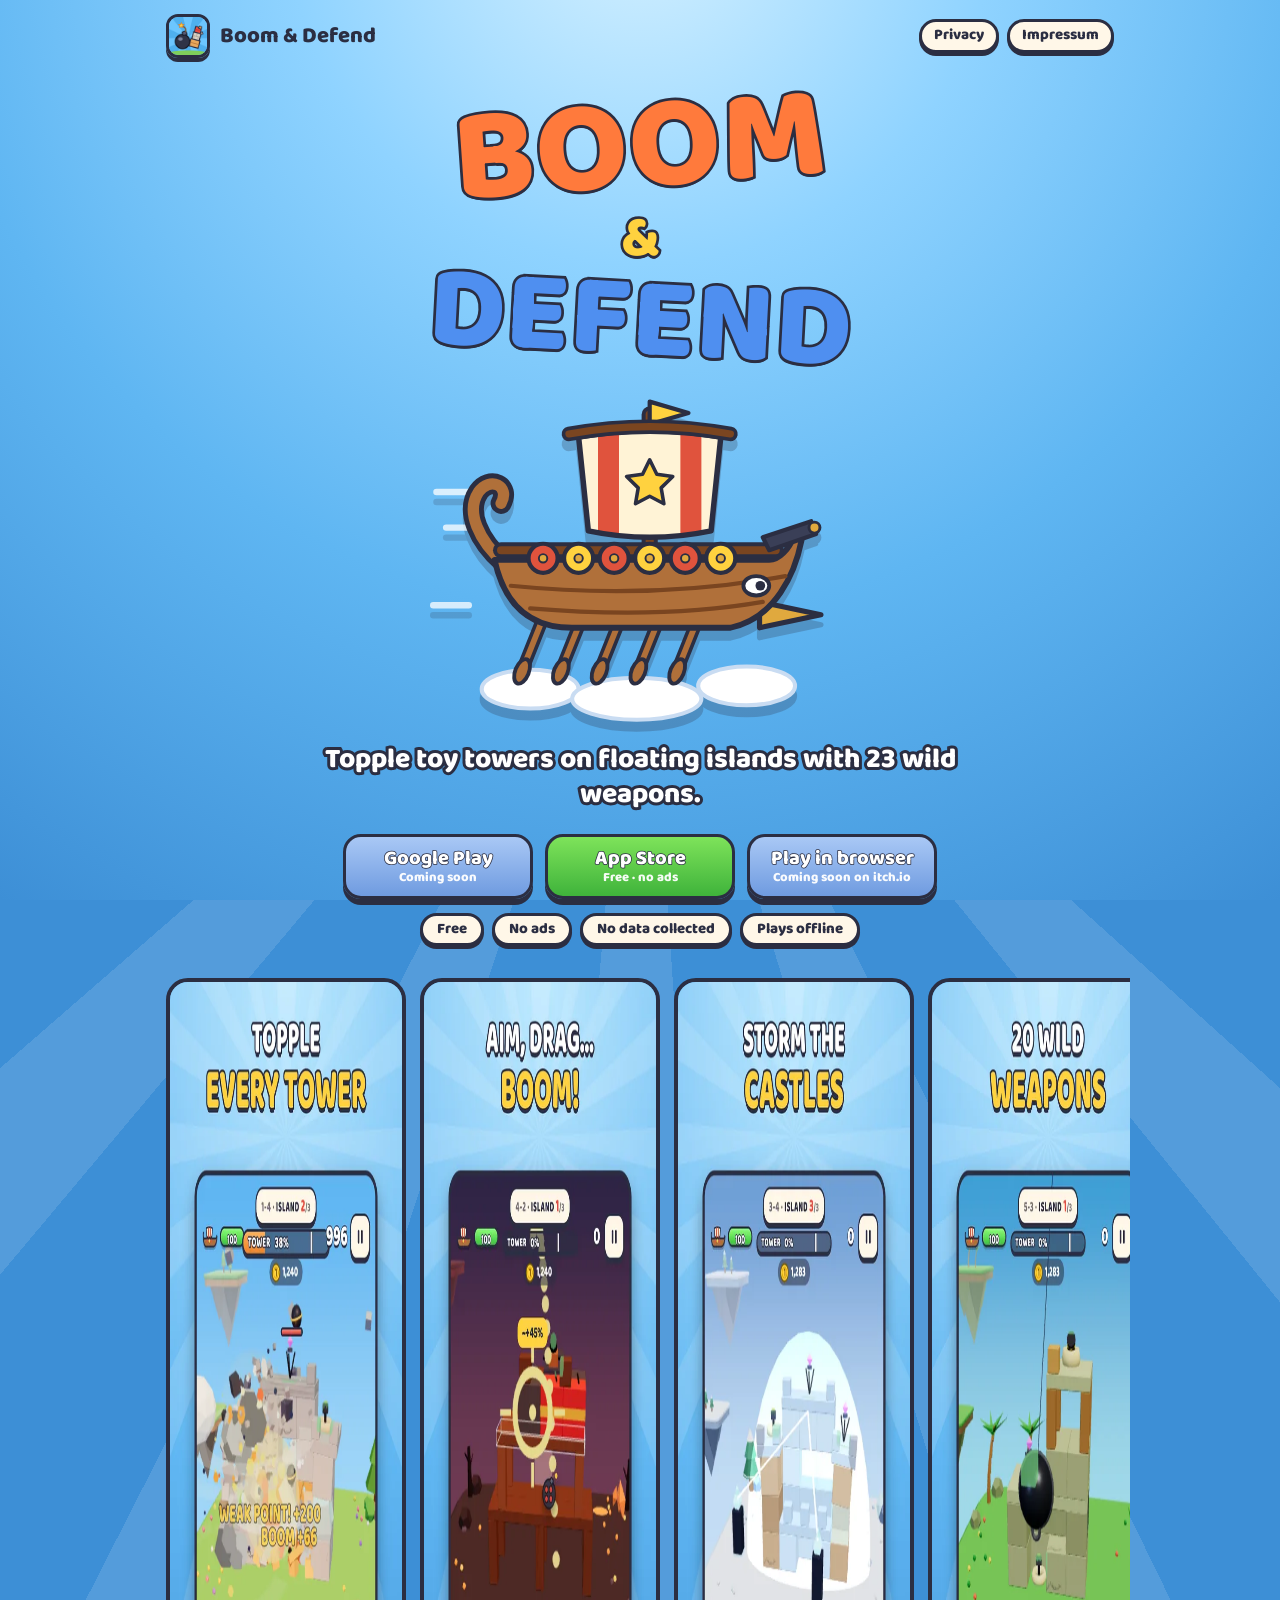
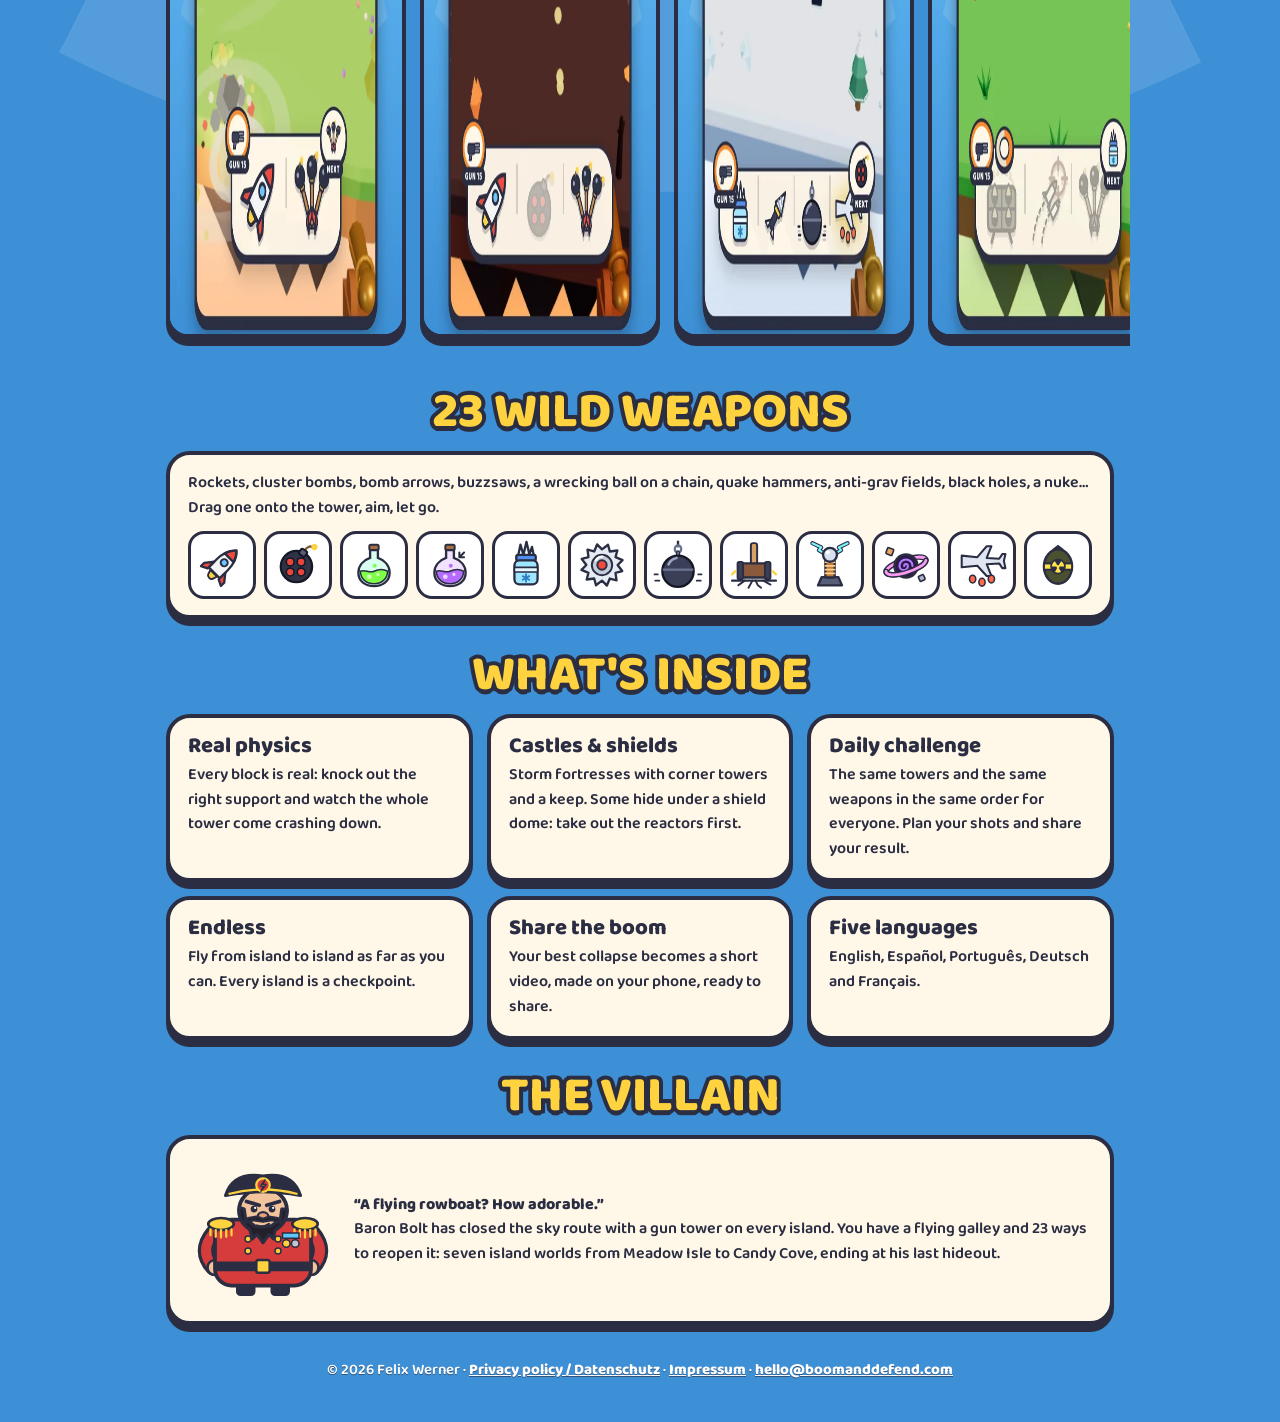
<file: index.html>
<!doctype html>
<html lang="en">
<head>
<meta charset="utf-8">
<meta name="viewport" content="width=device-width, initial-scale=1">
<title>Boom & Defend – topple toy towers with 23 wild weapons</title>
<meta name="description" content="A free physics game: topple toy towers on floating islands with 23 wild weapons. No ads, no data collected, plays offline.">
<meta name="theme-color" content="#5fb6f2">
<link rel="icon" href="img/favicon.png">
<link rel="apple-touch-icon" href="img/icon-192.png">
<meta property="og:title" content="Boom & Defend – topple toy towers with 23 wild weapons">
<meta property="og:description" content="A free physics game: topple toy towers on floating islands with 23 wild weapons. No ads, no data collected, plays offline.">
<meta property="og:image" content="https://boomanddefend.com/img/og.jpg">
<meta property="og:type" content="website">
<style>
@font-face { font-family: 'Baloo 2'; src: url(fonts/baloo-2-latin-800-normal.woff2) format('woff2'); font-weight: 800; font-display: swap; }
@font-face { font-family: 'Baloo 2'; src: url(fonts/baloo-2-latin-600-normal.woff2) format('woff2'); font-weight: 600; font-display: swap; }
:root { --ink: #2b2e42; --cream: #fff7e8; --orange: #ff7a3c; --blue: #4f8ff0; --gold: #ffd23f; --green: #3fb33b; }
* { box-sizing: border-box; }
html { background: #3d8fd6; }
body {
  margin: 0; min-height: 100vh; color: var(--ink);
  font: 600 17px/1.55 'Baloo 2', 'Trebuchet MS', system-ui, sans-serif;
  background: radial-gradient(circle at 50% -10%, #d6f1ff, #8fd3ff 30%, #5fb6f2 60%, #3d8fd6) fixed;
  overflow-x: hidden;
}
body::before {
  content: ''; position: fixed; left: 50%; top: -60vmax; width: 200vmax; height: 200vmax; transform: translateX(-50%);
  background: repeating-conic-gradient(rgba(255,255,255,.12) 0 9deg, transparent 9deg 22deg); border-radius: 50%; pointer-events: none; z-index: -1;
}
a { color: #1f5fc4; font-weight: 800; }
.wrap { max-width: 980px; margin: 0 auto; padding: 0 16px; }
header.top { display: flex; align-items: center; justify-content: space-between; gap: 12px; padding: 14px 0; }
.brand { display: flex; align-items: center; gap: 10px; text-decoration: none; color: var(--ink); }
.brand img { width: 44px; height: 44px; border-radius: 12px; border: 3px solid var(--ink); box-shadow: 0 4px 0 var(--ink); }
.brand b { font: 800 22px/1 'Baloo 2', sans-serif; }
nav.links { display: flex; gap: 8px; flex-wrap: wrap; justify-content: flex-end; }
nav.links a { text-decoration: none; color: var(--ink); background: var(--cream); border: 3px solid var(--ink); border-radius: 999px; padding: 2px 12px; box-shadow: 0 3px 0 var(--ink); font-size: 15px; }
.sticker { font-weight: 800; color: #fff; -webkit-text-stroke: 0.16em var(--ink); paint-order: stroke fill; text-shadow: 0 0.09em 0 var(--ink); line-height: .9; margin: 0; }
.logo { text-align: center; margin: 18px 0 6px; }
.logo .l1 { display: block; font-size: clamp(64px, 17vw, 132px); color: var(--orange); transform: rotate(-4deg); }
.logo .amp { display: block; font-size: clamp(30px, 8vw, 58px); color: var(--gold); margin: 4px 0; }
.logo .l2 { display: block; font-size: clamp(56px, 15vw, 116px); color: var(--blue); transform: rotate(3deg); }
.tagline { text-align: center; font-size: clamp(20px, 5vw, 28px); color: #fff; -webkit-text-stroke: 6px var(--ink); paint-order: stroke fill; font-weight: 800; margin: 14px auto 0; max-width: 640px; line-height: 1.25; }
.ship { width: min(420px, 86vw); margin: 4px auto -6px; display: block; filter: drop-shadow(0 10px 0 rgba(43,46,66,.25)); animation: bob 3s ease-in-out infinite; }
@keyframes bob { 0%,100% { transform: translateY(0) rotate(-1.5deg); } 50% { transform: translateY(-10px) rotate(1.5deg); } }
@media (prefers-reduced-motion: reduce) { .ship { animation: none; } }
.stores { display: flex; flex-wrap: wrap; justify-content: center; gap: 12px; margin: 22px 0 8px; }
.store { display: inline-flex; flex-direction: column; align-items: center; min-width: 190px; padding: 10px 18px; border: 3px solid var(--ink); border-radius: 18px; box-shadow: 0 6px 0 var(--ink); text-decoration: none; color: #fff; font-weight: 800; font-size: 20px; line-height: 1.1; -webkit-text-stroke: 1.5px var(--ink); paint-order: stroke fill; background: linear-gradient(180deg, #7ee35a, #3fb33b); }
.store small { font-size: 13px; -webkit-text-stroke: 0; color: rgba(255,255,255,.95); font-weight: 700; margin-top: 2px; }
.store.soon { background: linear-gradient(180deg, #a9c8f5, #6f9be0); }
.pills { display: flex; flex-wrap: wrap; justify-content: center; gap: 8px; margin: 14px 0 26px; }
.pill { background: var(--cream); border: 3px solid var(--ink); border-radius: 999px; padding: 2px 14px; font-weight: 800; font-size: 15px; box-shadow: 0 3px 0 var(--ink); }
.shots { display: flex; gap: 14px; overflow-x: auto; scroll-snap-type: x mandatory; padding: 6px 4px 18px; margin: 0 -16px; padding-left: 16px; padding-right: 16px; }
.shots img { flex: 0 0 auto; width: min(240px, 62vw); aspect-ratio: 9 / 16; border-radius: 22px; border: 4px solid var(--ink); box-shadow: 0 8px 0 var(--ink); scroll-snap-align: center; background: #2b2e42; }
h2.sticker { font-size: clamp(34px, 8vw, 50px); text-align: center; margin: 34px 0 16px; color: var(--gold); }
.grid { display: grid; grid-template-columns: repeat(auto-fit, minmax(230px, 1fr)); gap: 14px; }
.card { background: var(--cream); border: 4px solid var(--ink); border-radius: 24px; box-shadow: 0 7px 0 var(--ink); padding: 16px 18px; }
.card h3 { margin: 0 0 4px; font-size: 22px; line-height: 1.15; }
.card p { margin: 0; font-size: 16px; }
.weapons { display: grid; grid-template-columns: repeat(auto-fill, minmax(64px, 1fr)); gap: 8px; margin-top: 10px; }
.weapons span { display: grid; place-items: center; aspect-ratio: 1; background: #fff; border: 3px solid var(--ink); border-radius: 16px; padding: 6px; }
.weapons svg { width: 100%; height: 100%; }
.baron { display: grid; grid-template-columns: 150px 1fr; gap: 16px; align-items: center; }
.baron svg { width: 150px; height: 150px; }
.quote { font-size: 22px; font-weight: 800; margin: 0 0 4px; }
@media (max-width: 520px) { .baron { grid-template-columns: 1fr; text-align: center; } .baron svg { margin: 0 auto; } }
main.legal .card { padding: 22px 22px 26px; }
main.legal h1 { font-size: 34px; margin: 0 0 4px; line-height: 1.1; }
main.legal h2 { font-size: 28px; margin: 40px 0 8px; }
main.legal h4 { font-size: 20px; margin: 24px 0 4px; }
main.legal p, main.legal li { font-weight: 600; }
.legal-updated { opacity: .7; font-size: 14px; margin-top: 28px; }
footer.bottom { text-align: center; color: #fff; padding: 34px 0 40px; font-size: 15px; text-shadow: 0 1px 0 rgba(43,46,66,.6); }
footer.bottom a { color: #fff; }
</style>
</head>
<body>
<div class="wrap">
<header class="top">
  <a class="brand" href="index.html"><img src="img/icon-192.png" alt=""><b>Boom &amp; Defend</b></a>
  <nav class="links"><a href="privacy-policy.html">Privacy</a><a href="impressum.html">Impressum</a></nav>
</header>
<main>
  <h1 class="logo sticker"><span class="l1">BOOM</span><span class="amp">&amp;</span><span class="l2">DEFEND</span></h1>
  <div class="ship" aria-hidden="true"><svg viewBox="0 0 260 214" xmlns="http://www.w3.org/2000/svg" aria-hidden="true">
  <g class="ship-clouds" fill="#ffffff" stroke="#c9dcf2" stroke-width="2.5">
    <ellipse cx="62" cy="192" rx="30" ry="12"/><ellipse cx="128" cy="198" rx="40" ry="13"/><ellipse cx="196" cy="190" rx="30" ry="12"/>
  </g>
  <g stroke="#ffffff" stroke-width="4" stroke-linecap="round" opacity="0.75">
    <path d="M4 70h24"/><path d="M10 92h18"/><path d="M2 140h22"/>
  </g>
  <g class="ship-oars"><path d="M78 128L58 178" stroke="#2b2e42" stroke-width="8" stroke-linecap="round"/><path d="M78 128L58 178" stroke="#b0703a" stroke-width="3.6" stroke-linecap="round"/><ellipse cx="57" cy="181" rx="4.2" ry="8" transform="rotate(22 57 181)" fill="#b0703a" stroke="#2b2e42" stroke-width="2.4"/><path d="M102 128L82 178" stroke="#2b2e42" stroke-width="8" stroke-linecap="round"/><path d="M102 128L82 178" stroke="#b0703a" stroke-width="3.6" stroke-linecap="round"/><ellipse cx="81" cy="181" rx="4.2" ry="8" transform="rotate(22 81 181)" fill="#b0703a" stroke="#2b2e42" stroke-width="2.4"/><path d="M126 128L106 178" stroke="#2b2e42" stroke-width="8" stroke-linecap="round"/><path d="M126 128L106 178" stroke="#b0703a" stroke-width="3.6" stroke-linecap="round"/><ellipse cx="105" cy="181" rx="4.2" ry="8" transform="rotate(22 105 181)" fill="#b0703a" stroke="#2b2e42" stroke-width="2.4"/><path d="M150 128L130 178" stroke="#2b2e42" stroke-width="8" stroke-linecap="round"/><path d="M150 128L130 178" stroke="#b0703a" stroke-width="3.6" stroke-linecap="round"/><ellipse cx="129" cy="181" rx="4.2" ry="8" transform="rotate(22 129 181)" fill="#b0703a" stroke="#2b2e42" stroke-width="2.4"/><path d="M174 128L154 178" stroke="#2b2e42" stroke-width="8" stroke-linecap="round"/><path d="M174 128L154 178" stroke="#b0703a" stroke-width="3.6" stroke-linecap="round"/><ellipse cx="153" cy="181" rx="4.2" ry="8" transform="rotate(22 153 181)" fill="#b0703a" stroke="#2b2e42" stroke-width="2.4"/></g>
  <path d="M46 114C30 100 22 82 30 70C37 60 50 66 44 77" fill="none" stroke="#2b2e42" stroke-width="13" stroke-linecap="round"/>
  <path d="M46 114C30 100 22 82 30 70C37 60 50 66 44 77" fill="none" stroke="#b0703a" stroke-width="7" stroke-linecap="round"/>
  <path d="M136 106V22" stroke="#2b2e42" stroke-width="10" stroke-linecap="round"/>
  <path d="M136 106V22" stroke="#7a4520" stroke-width="5" stroke-linecap="round"/>
  <path d="M136 14L160 21L136 28Z" fill="#ffd23f" stroke="#2b2e42" stroke-width="2.6" stroke-linejoin="round"/>
  <clipPath id="ship-sail-clip"><path d="M92 36Q136 28 180 36L174 94Q136 102 98 94Z"/></clipPath>
  <path d="M92 36Q136 28 180 36L174 94Q136 102 98 94Z" fill="#fff3d6"/>
  <g clip-path="url(#ship-sail-clip)" fill="#e0533d"><rect x="104" y="20" width="13" height="90"/><rect x="155" y="20" width="13" height="90"/></g>
  <path d="M136 50l4.4 9 9.9 1.4-7.2 7 1.7 9.8-8.8-4.6-8.8 4.6 1.7-9.8-7.2-7 9.9-1.4z" fill="#ffd23f" stroke="#2b2e42" stroke-width="2.2" stroke-linejoin="round"/>
  <path d="M92 36Q136 28 180 36L174 94Q136 102 98 94Z" fill="none" stroke="#2b2e42" stroke-width="3.4" stroke-linejoin="round"/>
  <path d="M86 34Q136 25 186 34" fill="none" stroke="#2b2e42" stroke-width="9" stroke-linecap="round"/>
  <path d="M86 34Q136 25 186 34" fill="none" stroke="#7a4520" stroke-width="4.4" stroke-linecap="round"/>
  <path d="M204 138L242 146L204 154Z" fill="#e0a93e" stroke="#2b2e42" stroke-width="3.2" stroke-linejoin="round"/>
  <path d="M40 112L210 112C216 112 222 106 226 96L230 100C226 120 214 148 186 154L88 154C62 154 46 140 40 112Z" fill="#b0703a" stroke="#2b2e42" stroke-width="3.6" stroke-linejoin="round"/>
  <path d="M50 128C100 133 160 133 220 122" fill="none" stroke="#7a4520" stroke-width="2.6" stroke-linecap="round"/>
  <path d="M62 142C110 146 160 146 206 138" fill="none" stroke="#7a4520" stroke-width="2.6" stroke-linecap="round"/>
  <path d="M44 106H214" stroke="#2b2e42" stroke-width="10" stroke-linecap="round"/>
  <path d="M44 106H214" stroke="#7a4520" stroke-width="5" stroke-linecap="round"/>
  <circle cx="70" cy="111" r="9" fill="#e0533d" stroke="#2b2e42" stroke-width="2.6"/><circle cx="70" cy="111" r="2.6" fill="#e0a93e" stroke="#2b2e42" stroke-width="1.2"/><circle cx="92" cy="111" r="9" fill="#ffd23f" stroke="#2b2e42" stroke-width="2.6"/><circle cx="92" cy="111" r="2.6" fill="#e0a93e" stroke="#2b2e42" stroke-width="1.2"/><circle cx="114" cy="111" r="9" fill="#e0533d" stroke="#2b2e42" stroke-width="2.6"/><circle cx="114" cy="111" r="2.6" fill="#e0a93e" stroke="#2b2e42" stroke-width="1.2"/><circle cx="136" cy="111" r="9" fill="#ffd23f" stroke="#2b2e42" stroke-width="2.6"/><circle cx="136" cy="111" r="2.6" fill="#e0a93e" stroke="#2b2e42" stroke-width="1.2"/><circle cx="158" cy="111" r="9" fill="#e0533d" stroke="#2b2e42" stroke-width="2.6"/><circle cx="158" cy="111" r="2.6" fill="#e0a93e" stroke="#2b2e42" stroke-width="1.2"/><circle cx="180" cy="111" r="9" fill="#ffd23f" stroke="#2b2e42" stroke-width="2.6"/><circle cx="180" cy="111" r="2.6" fill="#e0a93e" stroke="#2b2e42" stroke-width="1.2"/>
  <path d="M206 98L236 88L239 96L210 106Z" fill="#3a3f57" stroke="#2b2e42" stroke-width="2.6" stroke-linejoin="round"/>
  <circle cx="238" cy="92" r="3.4" fill="#e0a93e" stroke="#2b2e42" stroke-width="1.8"/>
  <ellipse cx="202" cy="128" rx="8" ry="6" fill="#ffffff" stroke="#2b2e42" stroke-width="2.4"/>
  <circle cx="204.5" cy="128" r="3" fill="#2b2e42"/>
</svg></div>
  <p class="tagline">Topple toy towers on floating islands with 23 wild weapons.</p>
  <div class="stores">
    <span class="store soon">Google Play<small>Coming soon</small></span>
    <a class="store" href="https://apps.apple.com/app/id6835846940">App Store<small>Free · no ads</small></a>
    <span class="store soon">Play in browser<small>Coming soon on itch.io</small></span>
  </div>
  <div class="pills"><span class="pill">Free</span><span class="pill">No ads</span><span class="pill">No data collected</span><span class="pill">Plays offline</span></div>
  <div class="shots"><img src="img/shot-1.webp" width="540" height="960" alt="Boom & Defend screenshot 1" loading="lazy"><img src="img/shot-2.webp" width="540" height="960" alt="Boom & Defend screenshot 2" loading="lazy"><img src="img/shot-3.webp" width="540" height="960" alt="Boom & Defend screenshot 3" loading="lazy"><img src="img/shot-4.webp" width="540" height="960" alt="Boom & Defend screenshot 4" loading="lazy"><img src="img/shot-5.webp" width="540" height="960" alt="Boom & Defend screenshot 5" loading="lazy"><img src="img/shot-6.webp" width="540" height="960" alt="Boom & Defend screenshot 6" loading="lazy"></div>

  <h2 class="sticker">23 WILD WEAPONS</h2>
  <div class="card">
    <p>Rockets, cluster bombs, bomb arrows, buzzsaws, a wrecking ball on a chain, quake hammers, anti-grav fields, black holes, a nuke… Drag one onto the tower, aim, let go.</p>
    <div class="weapons"><span title="rocket"><svg aria-hidden="true" viewBox="0 0 64 64"><g transform="rotate(45 32 32)">
    <path d="M32 6c7 6 10 15 10 26v14H22V32c0-11 3-20 10-26z" fill="#f4f4f4" stroke="#2b2e42" stroke-width="3"/>
    <path d="M32 6c4 3.5 6.6 8 8 13H24c1.4-5 4-9.5 8-13z" fill="#ef4b3f" stroke="#2b2e42" stroke-width="3" stroke-linejoin="round"/>
    <circle cx="32" cy="28" r="4.5" fill="#6cc6ff" stroke="#2b2e42" stroke-width="2.5"/>
    <path d="M22 36l-8 10v6l8-4zM42 36l8 10v6l-8-4z" fill="#ef4b3f" stroke="#2b2e42" stroke-width="3" stroke-linejoin="round"/>
    <path d="M26 47h12l-2 6c-1 3-7 3-8 0z" fill="#ffd23f" stroke="#2b2e42" stroke-width="2.5"/></g></svg></span><span title="cluster"><svg aria-hidden="true" viewBox="0 0 64 64">
    <path d="M40 14c4-6 9-7 12-4" fill="none" stroke="#7a5a3a" stroke-width="3" stroke-linecap="round"/>
    <circle cx="53" cy="9" r="4" fill="#ffd23f"/>
    <circle cx="30" cy="34" r="20" fill="#2f3346" stroke="#151724" stroke-width="3"/>
    <rect x="34" y="12" width="9" height="8" rx="2" transform="rotate(35 38 16)" fill="#585d78" stroke="#151724" stroke-width="2.5"/>
    <circle cx="22" cy="28" r="5" fill="#e8453c" stroke="#151724" stroke-width="2"/>
    <circle cx="36" cy="28" r="5" fill="#e8453c" stroke="#151724" stroke-width="2"/>
    <circle cx="22" cy="41" r="5" fill="#e8453c" stroke="#151724" stroke-width="2"/>
    <circle cx="36" cy="41" r="5" fill="#e8453c" stroke="#151724" stroke-width="2"/></svg></span><span title="poison"><svg aria-hidden="true" viewBox="0 0 64 64">
    <rect x="26" y="6" width="12" height="7" rx="2" fill="#a8703f" stroke="#2b2e42" stroke-width="2.5"/>
    <path d="M27 13h10v10c9 3 15 10 15 19 0 11-9 17-20 17S12 53 12 42c0-9 6-16 15-19z" fill="#d9fff0" stroke="#2b2e42" stroke-width="3"/>
    <path d="M14.5 40c6-3 11 3 17.5 0s12-3 17.5 0C49 51 41 56 32 56s-17-5-17.5-16z" fill="#7dff4a" stroke="#2b2e42" stroke-width="2"/>
    <circle cx="26" cy="47" r="3" fill="#d4ffb8"/><circle cx="37" cy="44" r="2" fill="#d4ffb8"/>
    <circle cx="33" cy="33" r="2.5" fill="#7dff4a"/></svg></span><span title="shrink"><svg aria-hidden="true" viewBox="0 0 64 64">
    <rect x="26" y="6" width="12" height="7" rx="2" fill="#a8703f" stroke="#2b2e42" stroke-width="2.5"/>
    <path d="M27 13h10v10c9 3 15 10 15 19 0 11-9 17-20 17S12 53 12 42c0-9 6-16 15-19z" fill="#f1e3ff" stroke="#2b2e42" stroke-width="3"/>
    <path d="M14.5 40c6-3 11 3 17.5 0s12-3 17.5 0C49 51 41 56 32 56s-17-5-17.5-16z" fill="#b56bff" stroke="#2b2e42" stroke-width="2"/>
    <circle cx="26" cy="47" r="3" fill="#ecd6ff"/><circle cx="37" cy="44" r="2" fill="#ecd6ff"/>
    <circle cx="33" cy="33" r="2.5" fill="#b56bff"/>
    <path d="M44 22l6-6M50 22h-6v-6" fill="none" stroke="#2b2e42" stroke-width="2.6" stroke-linecap="round" stroke-linejoin="round"/></svg></span><span title="frost"><svg aria-hidden="true" viewBox="-4 -4 108 108"><g stroke="#2b2e42" stroke-width="5" stroke-linejoin="round" stroke-linecap="round">
    <path d="M33 30 L38 6 L45 30Z M44 30 L51 0 L58 30Z M56 30 L63 11 L67 30Z" fill="#e6fbff"/>
    <rect x="29" y="28" width="42" height="13" rx="4" fill="#4f8ff0"/>
    <rect x="25" y="40" width="50" height="52" rx="11" fill="#9fe6ff"/>
    <rect x="25" y="55" width="50" height="10" fill="#e6f8ff" stroke-width="3.5"/>
    <path d="M50 70 v16 M43 74 l14 8 M57 74 l-14 8" stroke="#2e7fc4" stroke-width="4" fill="none"/></g></svg></span><span title="saw"><svg aria-hidden="true" viewBox="0 0 64 64">
    <path d="M52.0 32.0 L57.9 39.7 L49.3 42.0 L50.6 51.6 L42.0 49.3 L38.3 58.3 L32.0 52.0 L24.3 57.9 L22.0 49.3 L12.4 50.6 L14.7 42.0 L5.7 38.3 L12.0 32.0 L6.1 24.3 L14.7 22.0 L13.4 12.4 L22.0 14.7 L25.7 5.7 L32.0 12.0 L39.7 6.1 L42.0 14.7 L51.6 13.4 L49.3 22.0 L58.3 25.7Z" fill="#e6ecf5" stroke="#2b2e42" stroke-width="3" stroke-linejoin="round"/>
    <circle cx="32" cy="32" r="13" fill="#c3ccda" stroke="#2b2e42" stroke-width="2.5"/>
    <path d="M24 26a10 10 0 0 1 9-5" fill="none" stroke="#fff" stroke-width="2.5" stroke-linecap="round"/>
    <circle cx="32" cy="32" r="6" fill="#ef4b3f" stroke="#2b2e42" stroke-width="2.5"/></svg></span><span title="wrecker"><svg aria-hidden="true" viewBox="0 0 64 64">
    <path d="M32 2v6" stroke="#2b2e42" stroke-width="3" stroke-linecap="round"/>
    <rect x="28" y="7" width="8" height="9" rx="4" fill="none" stroke="#6b7290" stroke-width="3"/>
    <rect x="30" y="14" width="4" height="9" rx="2" fill="#6b7290" stroke="#2b2e42" stroke-width="1.5"/>
    <circle cx="32" cy="40" r="20" fill="#3a3f57" stroke="#151724" stroke-width="3"/>
    <path d="M12.5 38h39" stroke="#6b7290" stroke-width="3"/>
    <path d="M20 31a14 14 0 0 1 10-8" fill="none" stroke="#9aa3c0" stroke-width="3.5" stroke-linecap="round"/>
    <path d="M6 44h-4M8 52H3M58 44h4M56 52h5" stroke="#2b2e42" stroke-width="2.5" stroke-linecap="round"/></svg></span><span title="quake"><svg aria-hidden="true" viewBox="0 0 64 64">
    <path d="M4 52h56" stroke="#2b2e42" stroke-width="3" stroke-linecap="round"/>
    <path d="M30 52l-5 9M34 52l3 6 4 3M20 52l-8 6M44 52l9 5" fill="none" stroke="#2b2e42" stroke-width="2.5" stroke-linecap="round" stroke-linejoin="round"/>
    <rect x="28" y="4" width="8" height="30" rx="3" fill="#d9a066" stroke="#2b2e42" stroke-width="2.5"/>
    <rect x="14" y="30" width="36" height="18" rx="3" fill="#8a5a3a" stroke="#2b2e42" stroke-width="3"/>
    <rect x="11" y="28" width="7" height="22" rx="2" fill="#3a3f57" stroke="#2b2e42" stroke-width="2.5"/>
    <rect x="46" y="28" width="7" height="22" rx="2" fill="#3a3f57" stroke="#2b2e42" stroke-width="2.5"/>
    <path d="M4 44l4-4M60 44l-4-4" stroke="#ffd23f" stroke-width="3" stroke-linecap="round"/></svg></span><span title="tesla"><svg aria-hidden="true" viewBox="-4 -4 108 108"><g stroke="#2b2e42" stroke-width="5" stroke-linejoin="round" stroke-linecap="round">
    <path d="M38 25 L26 18 L31 12 L12 3" fill="none" stroke="#2b2e42" stroke-width="9"/>
    <path d="M62 25 L74 18 L69 12 L88 3" fill="none" stroke="#2b2e42" stroke-width="9"/>
    <path d="M38 25 L26 18 L31 12 L12 3" fill="none" stroke="#7ff6ff" stroke-width="4.5"/>
    <path d="M62 25 L74 18 L69 12 L88 3" fill="none" stroke="#7ff6ff" stroke-width="4.5"/>
    <path d="M24 94 L76 94 L68 76 L32 76Z" fill="#585d78"/>
    <rect x="40" y="36" width="20" height="41" rx="3" fill="#c47a3a"/>
    <path d="M40 44 h20 M40 52 h20 M40 60 h20 M40 68 h20" stroke="#ffd08a" stroke-width="3.5"/>
    <circle cx="50" cy="28" r="15" fill="#d9e1f0"/>
    <circle cx="45" cy="23" r="4.5" fill="#ffffff" stroke="none"/></g></svg></span><span title="vortex"><svg aria-hidden="true" viewBox="-4 -4 108 108"><g stroke="#2b2e42" stroke-width="5" stroke-linejoin="round" stroke-linecap="round">
    <rect x="8" y="14" width="14" height="14" rx="2" transform="rotate(20 15 21)" fill="#e8a85c" stroke-width="3.5"/>
    <rect x="78" y="72" width="12" height="12" rx="2" transform="rotate(-25 84 78)" fill="#aeb8c8" stroke-width="3.5"/>
    <ellipse cx="50" cy="52" rx="45" ry="14" transform="rotate(-18 50 52)" fill="none" stroke="#2b2e42" stroke-width="12"/>
    <ellipse cx="50" cy="52" rx="45" ry="14" transform="rotate(-18 50 52)" fill="none" stroke="#ff9af2" stroke-width="6"/>
    <circle cx="50" cy="52" r="25" fill="#2a1b4a"/>
    <path d="M50 52 m-4 0 a4 4 0 1 1 8 0 a9 9 0 1 1 -18 0 a14 14 0 1 1 28 0" fill="none" stroke="#b77bff" stroke-width="4.5"/>
    <path d="M7 64 A45 14 -18 0 0 93 40" fill="none" stroke="#2b2e42" stroke-width="12"/>
    <path d="M7 64 A45 14 -18 0 0 93 40" fill="none" stroke="#ff9af2" stroke-width="6"/></g></svg></span><span title="airstrike"><svg aria-hidden="true" viewBox="0 0 64 64">
    <path d="M6 22l20 2 12-14h6l-6 15 16 1 4-6h4l-2 9 2 9h-4l-4-6-16 1 6 15h-6L26 35 6 37z" fill="#dfe6f2" stroke="#2b2e42" stroke-width="2.6" stroke-linejoin="round" transform="translate(0 -2)"/>
    <g fill="#ff6b4a" stroke="#2b2e42" stroke-width="2"><ellipse cx="20" cy="50" rx="4" ry="5"/><ellipse cx="32" cy="54" rx="4" ry="5"/><ellipse cx="44" cy="50" rx="4" ry="5"/></g></svg></span><span title="nuke"><svg aria-hidden="true" viewBox="0 0 64 64">
    <ellipse cx="32" cy="34" rx="18" ry="22" fill="#4a5030" stroke="#2b2e42" stroke-width="3"/>
    <rect x="14" y="30" width="36" height="8" fill="#ffe14a" stroke="#2b2e42" stroke-width="2.5"/>
    <circle cx="32" cy="34" r="9" fill="#ffe14a" stroke="#2b2e42" stroke-width="2"/>
    <g fill="#2b2e42"><path d="M32 34l-4.5-7.8a9 9 0 0 1 9 0z"/><path d="M32 34l9 0a9 9 0 0 1-4.5 7.8z"/><path d="M32 34l-4.5 7.8a9 9 0 0 1-4.5-7.8z"/></g>
    <circle cx="32" cy="34" r="2" fill="#ffe14a"/>
    <path d="M24 12l8-6 8 6z" fill="#2b2e42"/></svg></span></div>
  </div>

  <h2 class="sticker">WHAT'S INSIDE</h2>
  <div class="grid">
    <div class="card"><h3>Real physics</h3><p>Every block is real: knock out the right support and watch the whole tower come crashing down.</p></div>
    <div class="card"><h3>Castles & shields</h3><p>Storm fortresses with corner towers and a keep. Some hide under a shield dome: take out the reactors first.</p></div>
    <div class="card"><h3>Daily challenge</h3><p>The same towers and the same weapons in the same order for everyone. Plan your shots and share your result.</p></div>
    <div class="card"><h3>Endless</h3><p>Fly from island to island as far as you can. Every island is a checkpoint.</p></div>
    <div class="card"><h3>Share the boom</h3><p>Your best collapse becomes a short video, made on your phone, ready to share.</p></div>
    <div class="card"><h3>Five languages</h3><p>English, Español, Português, Deutsch and Français.</p></div>
  </div>

  <h2 class="sticker">THE VILLAIN</h2>
  <div class="card baron">
    <svg viewBox="0 0 200 200" aria-hidden="true"><svg viewBox="0 0 200 200" aria-hidden="true"><rect x="64" y="166" width="26" height="22" rx="6" fill="#2b2e42"/><rect x="110" y="166" width="26" height="22" rx="6" fill="#2b2e42"/><path d="M34 104 Q14 128 34 150" fill="none" stroke="#2b2e42" stroke-width="22" stroke-linecap="round"/><path d="M34 104 Q14 128 34 150" fill="none" stroke="#d63c3c" stroke-width="13" stroke-linecap="round"/><path d="M166 104 Q186 128 166 150" fill="none" stroke="#2b2e42" stroke-width="22" stroke-linecap="round"/><path d="M166 104 Q186 128 166 150" fill="none" stroke="#d63c3c" stroke-width="13" stroke-linecap="round"/><circle cx="36" cy="150" r="10" fill="#f2c49b" stroke="#2b2e42" stroke-width="3.5" stroke-linejoin="round" stroke-linecap="round"/><circle cx="164" cy="150" r="10" fill="#f2c49b" stroke="#2b2e42" stroke-width="3.5" stroke-linejoin="round" stroke-linecap="round"/><rect x="36" y="86" width="128" height="88" rx="22" fill="#d63c3c" stroke="#2b2e42" stroke-width="5" stroke-linejoin="round" stroke-linecap="round"/><rect x="38" y="142" width="124" height="13" fill="#2b2e42"/><rect x="91" y="140" width="18" height="17" rx="3" fill="#ffd23f" stroke="#2b2e42" stroke-width="3.5" stroke-linejoin="round" stroke-linecap="round"/><circle cx="80" cy="112" r="4" fill="#ffd23f" stroke="#2b2e42" stroke-width="2"/><circle cx="120" cy="112" r="4" fill="#ffd23f" stroke="#2b2e42" stroke-width="2"/><circle cx="80" cy="128" r="4" fill="#ffd23f" stroke="#2b2e42" stroke-width="2"/><circle cx="120" cy="128" r="4" fill="#ffd23f" stroke="#2b2e42" stroke-width="2"/><ellipse cx="44" cy="92" rx="17" ry="8" fill="#ffd23f" stroke="#2b2e42" stroke-width="3.5" stroke-linejoin="round" stroke-linecap="round"/><path d="M30 99 v8 M37 100 v9 M44 100 v10 M51 100 v9 M58 99 v8" stroke="#ffd23f" stroke-width="3" stroke-linecap="round"/><ellipse cx="156" cy="92" rx="17" ry="8" fill="#ffd23f" stroke="#2b2e42" stroke-width="3.5" stroke-linejoin="round" stroke-linecap="round"/><path d="M142 99 v8 M149 100 v9 M156 100 v10 M163 100 v9 M170 99 v8" stroke="#ffd23f" stroke-width="3" stroke-linecap="round"/><rect x="126" y="104" width="22" height="7" fill="#5ec8ff" stroke="#2b2e42" stroke-width="2"/><circle cx="131" cy="118" r="5" fill="#ffd23f" stroke="#2b2e42" stroke-width="2"/><circle cx="143" cy="118" r="5" fill="#c0c6d4" stroke="#2b2e42" stroke-width="2"/><ellipse cx="100" cy="74" rx="32" ry="30" fill="#f2c49b" stroke="#2b2e42" stroke-width="5" stroke-linejoin="round" stroke-linecap="round"/><ellipse cx="100" cy="82" rx="7" ry="6" fill="#e8a07a" stroke="#2b2e42" stroke-width="3"/><circle cx="88" cy="72" r="4.5" fill="#2b2e42"/><circle cx="112" cy="72" r="4.5" fill="#2b2e42"/><circle cx="89.5" cy="70.5" r="1.4" fill="#fff"/><circle cx="113.5" cy="70.5" r="1.4" fill="#fff"/><path d="M78 62 L95 67 M122 62 L105 67" stroke="#2b2e42" stroke-width="5" stroke-linejoin="round" stroke-linecap="round"/><path d="M68.3 69.8 L68.0 74.0 L68.3 78.2 L69.2 82.3 L70.8 86.2 L72.9 89.9 L75.5 93.3 L78.6 96.3 L82.1 98.9 L86.0 112.0 L92.0 106.0 L100.0 117.0 L108.0 106.0 L114.0 112.0 L116.0 100.0 L119.7 97.6 L123.0 94.8 L125.9 91.6 L128.3 88.1 L130.1 84.3 L131.3 80.2 L131.9 76.1 L131.9 71.9 L125.0 72.0 L123.0 86.0 L110.0 95.0 L100.0 96.0 L90.0 95.0 L77.0 86.0 L75.0 72.0 Z" fill="#23202a" stroke="#2b2e42" stroke-width="4" stroke-linejoin="round"/><path d="M100 89 L88 87 L74 91 L80 84 L92 82 L100 85 L108 82 L120 84 L126 91 L112 87 Z" fill="#23202a" stroke="#2b2e42" stroke-width="3" stroke-linejoin="round"/><path d="M92 94 Q100 98 108 92" fill="none" stroke="#2b2e42" stroke-width="3" stroke-linecap="round"/><path d="M50 54 Q60 22 100 28 Q140 22 150 54 Q100 44 50 54 Z" fill="#2b2e42" stroke="#2b2e42" stroke-width="4" stroke-linejoin="round"/><path d="M54 52 Q100 40 146 52" fill="none" stroke="#ffd23f" stroke-width="3"/><circle cx="100" cy="40" r="9" fill="#d63c3c" stroke="#ffd23f" stroke-width="3"/><g transform="translate(100 40) scale(.7)"><path d="M4 -10 L-5 2 L1 2 L-4 12 L6 -1 L0 -1 Z" fill="#ffd23f" stroke="#2b2e42" stroke-width="2.5" stroke-linejoin="round"/></g></svg></svg>
    <div><p class="quote">“A flying rowboat? How adorable.”</p><p>Baron Bolt has closed the sky route with a gun tower on every island. You have a flying galley and 23 ways to reopen it: seven island worlds from Meadow Isle to Candy Cove, ending at his last hideout.</p></div>
  </div>
</main>
<footer class="bottom">© 2026 Felix Werner · <a href="privacy-policy.html">Privacy policy / Datenschutz</a> · <a href="impressum.html">Impressum</a> · <a href="mailto:hello@boomanddefend.com">hello@boomanddefend.com</a></footer>
</div>
</body>
</html>
</file>
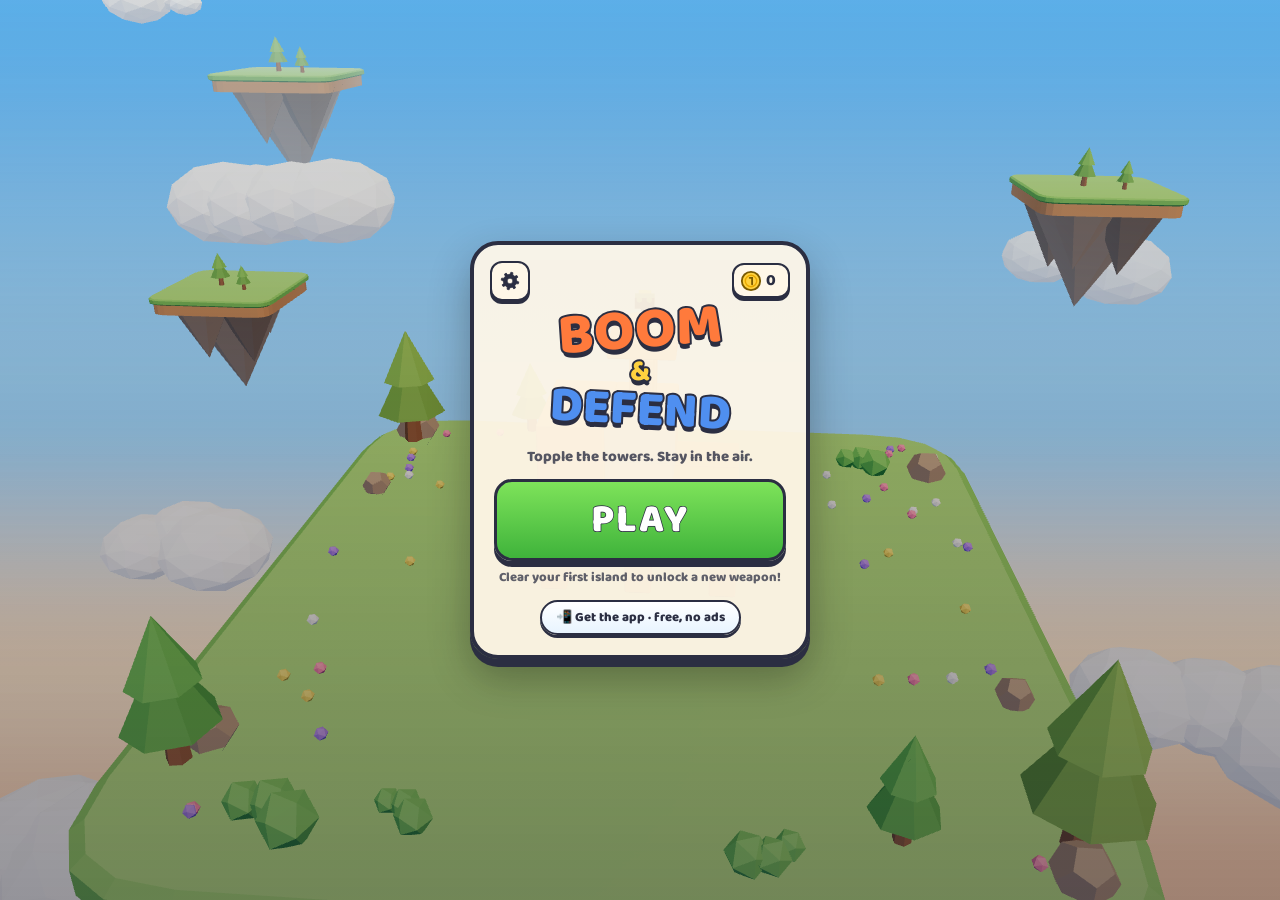
<file: play/index.html>
<!doctype html>
<html lang="en">
  <head>
    <meta charset="UTF-8" />
    <meta
      name="viewport"
      content="width=device-width, initial-scale=1, maximum-scale=1, user-scalable=no, viewport-fit=cover"
    />
    <meta name="theme-color" content="#5fb6f2" />
    <meta name="mobile-web-app-capable" content="yes" />
    <title>Boom &amp; Defend</title>
    <meta property="og:title" content="Can you beat my score? – Boom & Defend">
    <meta property="og:description" content="Same towers, same weapons. Play the challenge right in your browser, free.">
    <meta property="og:image" content="https://boomanddefend.com/img/og.jpg">
    <meta property="og:type" content="website">
    <meta name="twitter:card" content="summary_large_image">
    <link rel="icon" href="data:image/svg+xml,%3Csvg xmlns='http://www.w3.org/2000/svg' viewBox='0 0 64 64'%3E%3Ccircle cx='30' cy='36' r='22' fill='%232f3346'/%3E%3Cpath d='M44 18l8-8' stroke='%23ffd23f' stroke-width='6' stroke-linecap='round'/%3E%3C/svg%3E" />
    <script type="module" crossorigin src="./assets/index-tZnVReQ-.js"></script>
    <link rel="modulepreload" crossorigin href="./assets/physics-BxCVMGlR.js">
    <link rel="modulepreload" crossorigin href="./assets/three-DJqH2rhj.js">
    <link rel="stylesheet" crossorigin href="./assets/index-_IP4Grs2.css">
  </head>
  <body>
    <div id="app">
      <canvas id="game"></canvas>
      <div id="fx-layer"></div>
      <div id="vignette"></div>
      <div id="warn-layer"></div>
      <div id="white-flash"></div>

      <header id="hud" class="hidden">
        <div class="hud-left">
          <div class="health" aria-label="Hull">
            <svg class="hud-icon" viewBox="0 0 32 24" aria-hidden="true">
              <path d="M15 17V3" stroke="#2b2e42" stroke-width="2"/>
              <path d="M9 4.5Q15 3 21 4.5L20 12Q15 13 10 12Z" fill="#fff3d6" stroke="#2b2e42" stroke-width="1.4" stroke-linejoin="round"/>
              <path d="M13 4v8.6M17 4v8.6" stroke="#e0533d" stroke-width="1.8"/>
              <path d="M3 13.5H27C28.5 13.5 29.5 12.5 30 11L30.5 12C29.5 17 27 20.5 22 20.5H9C6 20.5 4 18 3 13.5Z" fill="#b0703a" stroke="#2b2e42" stroke-width="1.6" stroke-linejoin="round"/>
              <path d="M4.5 14C2.5 12 2 9.5 3.5 8.5" fill="none" stroke="#2b2e42" stroke-width="1.8" stroke-linecap="round"/>
              <circle cx="11" cy="15.5" r="1.5" fill="#e0533d"/><circle cx="15" cy="15.5" r="1.5" fill="#ffd23f"/><circle cx="19" cy="15.5" r="1.5" fill="#e0533d"/>
            </svg>
            <div class="bar"><div class="bar-fill" id="health-fill"></div><span id="health-text">100</span></div>
          </div>
        </div>
        <div class="hud-mid">
          <div class="chip" id="island-chip"><span id="island-pre"></span>ISLAND <b id="island">1</b></div>
          <div class="tower-bar" id="tower-bar" aria-label="Tower destroyed"><div class="tower-fill" id="tower-fill"></div><span class="tower-label">TOWER</span><b id="tower-pct">0%</b></div>
          <div class="puzzle-goal hidden" id="puzzle-goal"></div>
          <div class="coin-chip" id="coin-chip"><svg class="coin-ico" viewBox="0 0 24 24" aria-hidden="true"><circle cx="12" cy="12" r="10" fill="#ffd23f" stroke="#7a5a00" stroke-width="2"/><circle cx="12" cy="12" r="6.2" fill="none" stroke="#e8a800" stroke-width="1.6"/><path d="M10.6 8.5h2.6v7" stroke="#7a5a00" stroke-width="2" fill="none" stroke-linecap="round"/></svg><span id="coins">0</span></div>
        </div>
        <div class="hud-right">
          <div class="scores">
            <div class="score" id="score">0</div>
            <div class="best">
              <svg viewBox="0 0 24 24" aria-hidden="true"><path d="M6 3h12v3h3v2a5 5 0 0 1-5 5h-.3A5 5 0 0 1 13 15.9V18h3v3H8v-3h3v-2.1A5 5 0 0 1 8.3 13H8a5 5 0 0 1-5-5V6h3V3zm0 5H5a3 3 0 0 0 1 2.2V8zm12 0v2.2A3 3 0 0 0 19 8h-1z" fill="#ffd23f" stroke="#7a5a00" stroke-width="1"/></svg>
              <span id="best">0</span><span class="gold-star hidden" id="hud-gold">★</span>
            </div>
          </div>
          <button class="cta-chip" data-action="cta">GET IT FREE</button>
          <button class="icon-btn" id="btn-pause" aria-label="Pause">
            <svg viewBox="0 0 24 24"><rect x="6" y="5" width="4" height="14" rx="1.5" /><rect x="14" y="5" width="4" height="14" rx="1.5" /></svg>
          </button>
        </div>
      </header>

      <nav id="tray" class="hidden" aria-label="Weapons"></nav>

      <div id="tray-name" class="hidden" aria-live="polite"></div>
      <div id="tray-next" class="hidden" aria-hidden="true"></div>
      <div id="gun-status" class="hidden" role="status"></div>
      <div id="drag-ghost" class="hidden" aria-hidden="true"></div>

      <div id="aim-tag" class="off"></div>
      <div id="hint" class="hidden" aria-live="polite">
        <div class="hint-hand"><svg viewBox="0 0 48 48"><path d="M18 22V9a3 3 0 0 1 6 0v11l1-1a3 3 0 0 1 5 1v1a3 3 0 0 1 5 1v1a3 3 0 0 1 5 2v9c0 7-5 12-12 12h-2c-5 0-8-2-11-6l-6-9a3 3 0 0 1 5-4z" fill="#fff7e8" stroke="#2b2e42" stroke-width="2.5" stroke-linejoin="round"/></svg></div>
        <div class="hint-text"></div>
      </div>

      <div id="banner"><div class="banner-title"></div><div class="banner-sub"></div><div class="banner-quote hidden"><span class="bq-face"></span><span class="bq-text"></span></div></div>
      <div id="toast" class="hidden"><span class="toast-ico">🏆</span><div><b class="toast-title"></b><span class="toast-sub"></span></div></div>
      <div id="milestone" class="hidden"></div>
      <div id="coin-fly"></div>

      <section id="screen-start" class="screen">
        <div class="panel title-panel booting">
          <div class="panel-top">
            <button class="icon-btn" data-action="settings" aria-label="Settings">
              <svg viewBox="0 0 24 24"><path fill-rule="evenodd" d="M20.00 12.00 L22.54 13.08 L22.03 15.43 L19.27 15.35 L17.66 17.66 L18.69 20.22 L16.66 21.52 L14.77 19.51 L12.00 20.00 L10.92 22.54 L8.57 22.03 L8.65 19.27 L6.34 17.66 L3.78 18.69 L2.48 16.66 L4.49 14.77 L4.00 12.00 L1.46 10.92 L1.97 8.57 L4.73 8.65 L6.34 6.34 L5.31 3.78 L7.34 2.48 L9.23 4.49 L12.00 4.00 L13.08 1.46 L15.43 1.97 L15.35 4.73 L17.66 6.34 L20.22 5.31 L21.52 7.34 L19.51 9.23Z M15.4 12a3.4 3.4 0 1 0-6.8 0 3.4 3.4 0 1 0 6.8 0Z" fill="#2b2e42" stroke="#2b2e42" stroke-width="0.9" stroke-linejoin="round"/></svg>
            </button>
            <div class="coin-chip big" id="menu-coins"><svg class="coin-ico" viewBox="0 0 24 24" aria-hidden="true"><circle cx="12" cy="12" r="10" fill="#ffd23f" stroke="#7a5a00" stroke-width="2"/><circle cx="12" cy="12" r="6.2" fill="none" stroke="#e8a800" stroke-width="1.6"/><path d="M10.6 8.5h2.6v7" stroke="#7a5a00" stroke-width="2" fill="none" stroke-linecap="round"/></svg><span>0</span></div>
          </div>
          <h1 class="logo" data-no-i18n><span class="l1">BOOM</span><span class="amp">&amp;</span><span class="l2">DEFEND</span></h1>
          <p class="tagline">Topple the towers. Stay in the air.</p>
          <button class="big-btn first-only play-first" data-action="campaign">PLAY</button>
          <div class="sub-line first-only">Clear your first island to unlock a new weapon!</div>
          <button class="big-btn full-only" data-action="campaign">CAMPAIGN</button>
          <div class="sub-line full-only" id="campaign-line"></div>
          <button class="big-btn run-btn full-only" id="btn-run" data-action="run">ENDLESS</button>
          <div class="sub-line full-only" id="run-line"></div>
          <button class="link-btn hidden full-only" id="btn-newrun" data-action="newrun">Start a new run from island 1</button>
          <button class="puzzle-btn hidden full-only" id="btn-puzzles" data-action="puzzles"><span class="wb-ico" aria-hidden="true">🧩</span><span class="wb-text"><b>PUZZLE TOWERS</b><span id="puzzle-line"></span></span></button>
          <button class="winter-btn hidden full-only" id="btn-winter" data-action="winter"><span class="wb-ico" aria-hidden="true">❄</span><span class="wb-text"><b>WINTER CALENDAR</b><span id="winter-line"></span></span></button>
          <div class="menu-row full-only">
            <button class="tile-btn" data-action="daily"><span class="tile-ico">📅</span><span>DAILY</span><i class="tile-badge hidden" id="daily-badge">✓</i></button>
            <button class="tile-btn" data-action="weekly"><span class="tile-ico">🗼</span><span>WEEKLY</span><i class="tile-badge hidden" id="weekly-badge">✓</i></button>
            <button class="tile-btn" data-action="arsenal"><span class="tile-ico">🛒</span><span>ARSENAL</span></button>
            <button class="tile-btn" data-action="trophies"><span class="tile-ico">🏆</span><span id="trophy-count">TROPHIES</span></button>
          </div>
          <button class="web-get hidden" id="web-get" data-action="get-app"><span aria-hidden="true">📲</span> Get the app · free, no ads</button>
          <div class="best-line full-only">BEST <b id="start-best">0</b><span class="gold-star hidden" id="start-gold" title="Cleared island 100 in endless">★</span></div>
        </div>
      </section>

      <section id="screen-arsenal" class="screen hidden">
        <div class="camp">
          <div class="camp-head">
            <button class="icon-btn" data-action="back" aria-label="Back"><svg viewBox="0 0 24 24"><path d="M15 4l-8 8 8 8" fill="none" stroke="currentColor" stroke-width="3.2" stroke-linecap="round" stroke-linejoin="round"/></svg></button>
            <h3>ARSENAL</h3>
            <div class="coin-chip big" id="shop-coins"><svg class="coin-ico" viewBox="0 0 24 24" aria-hidden="true"><circle cx="12" cy="12" r="10" fill="#ffd23f" stroke="#7a5a00" stroke-width="2"/><circle cx="12" cy="12" r="6.2" fill="none" stroke="#e8a800" stroke-width="1.6"/><path d="M10.6 8.5h2.6v7" stroke="#7a5a00" stroke-width="2" fill="none" stroke-linecap="round"/></svg><span>0</span></div>
          </div>
          <div class="shop-grid" id="shop-grid"></div>
          <div class="shop-detail" id="shop-detail"></div>
        </div>
      </section>

      <section id="screen-trophies" class="screen hidden">
        <div class="camp">
          <div class="camp-head">
            <button class="icon-btn" data-action="back" aria-label="Back"><svg viewBox="0 0 24 24"><path d="M15 4l-8 8 8 8" fill="none" stroke="currentColor" stroke-width="3.2" stroke-linecap="round" stroke-linejoin="round"/></svg></button>
            <h3>TROPHIES</h3>
          </div>
          <button class="mid-btn gc-btn hidden" data-action="leaderboards" id="btn-leaderboards">🏆 LEADERBOARDS</button>
          <div class="trophy-list" id="trophy-list"></div>
        </div>
      </section>

      <section id="screen-settings" class="screen hidden">
        <div class="panel">
          <h2>SETTINGS</h2>
          <button class="mid-btn ghost" data-setting="sound">SOUND: ON</button>
          <button class="mid-btn ghost" data-setting="music">MUSIC: ON</button>
          <button class="mid-btn ghost" data-setting="haptics">VIBRATION: ON</button>
          <button class="mid-btn ghost" data-setting="graphics">GRAPHICS: HIGH</button>
          <button class="mid-btn ghost" data-setting="effects">EFFECTS: FULL</button>
          <button class="mid-btn ghost" data-setting="shadows">SHADOWS: SIMPLE</button>
          <button class="mid-btn ghost" data-setting="antialias">SMOOTH EDGES: ON</button>
          <button class="mid-btn ghost hidden" data-setting="reminder" id="set-reminder">DAILY REMINDER: OFF</button>
          <button class="mid-btn ghost" data-setting="lang">LANGUAGE: AUTO</button>
          <button class="big-btn" data-action="back">BACK</button>
          <div class="settings-links">
            <button class="link-btn" data-action="intro">Watch intro</button>
            <button class="link-btn" data-action="privacy">Privacy &amp; imprint</button>
            <button class="link-btn" data-action="reset" id="btn-reset">Reset progress</button>
          </div>
          <div class="settings-credits" id="settings-credits"></div>
        </div>
      </section>

      <section id="screen-privacy" class="screen hidden">
        <div class="panel privacy-panel">
          <h2>PRIVACY</h2><p class="privacy-sub" data-no-i18n>Privacy policy · Datenschutz · Impressum</p>
          <div class="privacy-text" id="privacy-text" data-no-i18n></div>
          <button class="big-btn" data-action="settings">BACK</button>
        </div>
      </section>

      <section id="screen-campaign" class="screen hidden">
        <div class="camp">
          <div class="camp-head">
            <button class="icon-btn" data-action="back" aria-label="Back">
              <svg viewBox="0 0 24 24"><path d="M15 4l-8 8 8 8" fill="none" stroke="currentColor" stroke-width="3.2" stroke-linecap="round" stroke-linejoin="round"/></svg>
            </button>
            <h3>CAMPAIGN</h3>
            <div class="camp-stars"><span>★</span> <b id="camp-stars">0</b><small id="camp-max">/84</small></div>
          </div>
          <div class="book-tabs hidden" id="book-tabs"></div>
          <div class="arsenal" id="arsenal"></div>
          <div class="arsenal-info" id="arsenal-info"></div>
          <div class="chapters" id="chapters"></div>
        </div>
      </section>

      <section id="screen-pause" class="screen hidden">
        <div class="panel">
          <h2>PAUSED</h2>
          <button class="big-btn" id="btn-resume">RESUME</button>
          <button class="mid-btn" id="btn-restart-pause">RESTART</button>
          <button class="mid-btn" id="btn-quit">QUIT</button>
          <div class="toggle-row">
            <button class="mid-btn ghost" data-setting="sound">SOUND: ON</button>
            <button class="mid-btn ghost" data-setting="music">MUSIC: ON</button>
          </div>
          <div class="toggle-row">
            <button class="mid-btn ghost" data-setting="haptics">VIBRATION: ON</button>
            <button class="mid-btn ghost" data-setting="graphics">GRAPHICS: HIGH</button>
          </div>
          <div class="toggle-row">
            <button class="mid-btn ghost" data-setting="effects">EFFECTS: FULL</button>
          <button class="mid-btn ghost hidden" data-setting="reminder" id="set-reminder">DAILY REMINDER: OFF</button>
          <button class="mid-btn ghost" data-setting="lang">LANGUAGE: AUTO</button>
          </div>
        </div>
      </section>

      <section id="screen-over" class="screen hidden">
        <div class="panel">
          <h2 class="over-title">SHOT DOWN!</h2>
          <div class="over-quote hidden" id="over-quote"><span class="oq-face"></span><span class="oq-text"></span></div>
          <div class="gold-big hidden" id="gold-big">★</div>
          <div class="run-stars hidden" id="run-stars"><span>★</span><span>★</span><span>★</span></div>
          <ul class="star-list hidden" id="star-list"></ul>
          <div class="rewards" id="rewards"></div>
          <div class="over-stats" id="over-stats"></div>
          <div class="new-best hidden" id="new-best">NEW BEST!</div>
          <div class="over-btns" id="over-btns"></div>
          <button class="link-btn web-get-link hidden" id="web-get-result" data-action="get-app">📲 Play it on your phone · free</button>
        </div>
      </section>
    </div>
  </body>
</html>
</file>
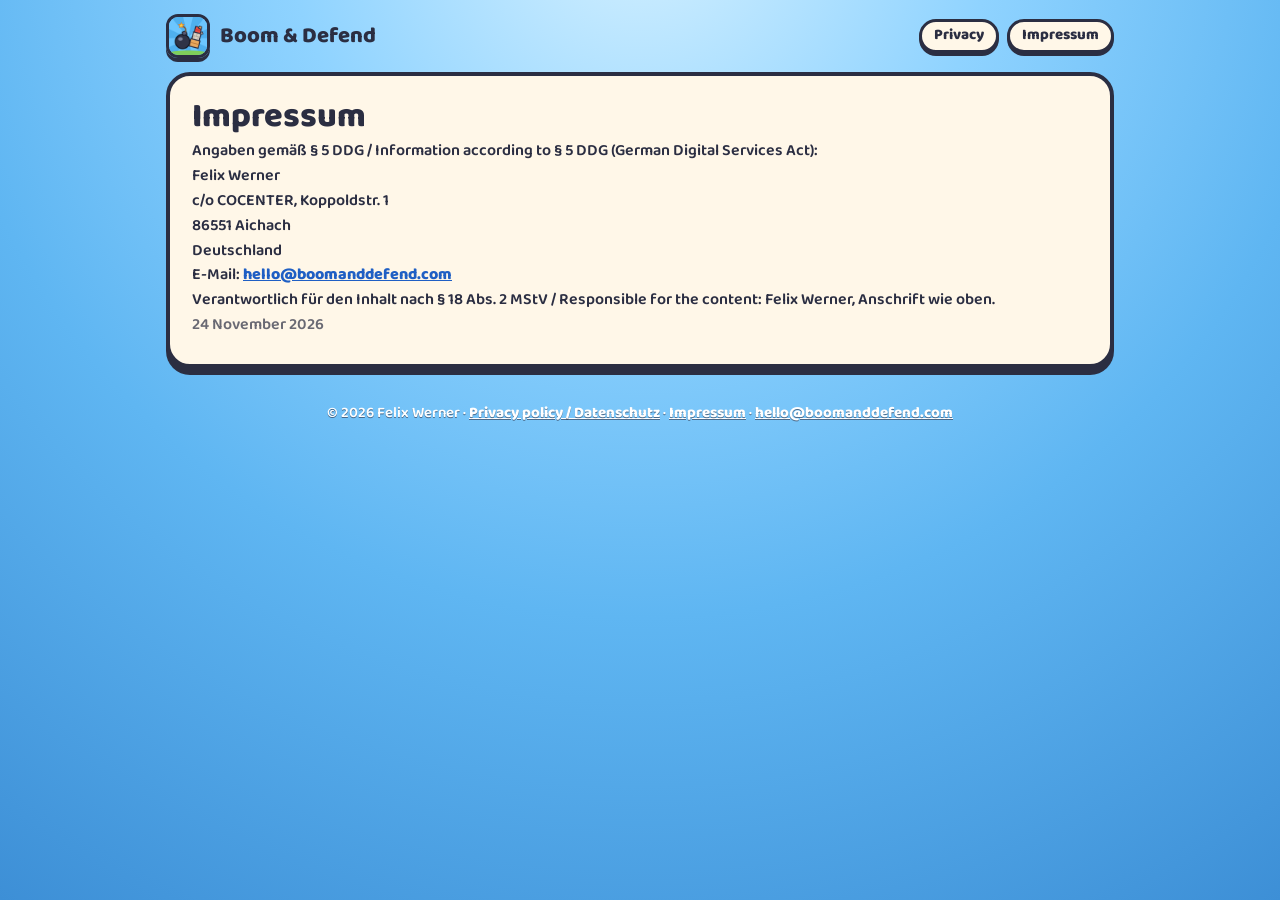
<file: impressum.html>
<!doctype html>
<html lang="en">
<head>
<meta charset="utf-8">
<meta name="viewport" content="width=device-width, initial-scale=1">
<title>Boom & Defend – Impressum</title>
<meta name="description" content="Boom & Defend: privacy policy and legal notice.">
<meta name="theme-color" content="#5fb6f2">
<link rel="icon" href="img/favicon.png">
<link rel="apple-touch-icon" href="img/icon-192.png">
<meta property="og:title" content="Boom & Defend – Impressum">
<meta property="og:description" content="Boom & Defend: privacy policy and legal notice.">
<meta property="og:image" content="https://boomanddefend.com/img/og.jpg">
<meta property="og:type" content="website">
<style>
@font-face { font-family: 'Baloo 2'; src: url(fonts/baloo-2-latin-800-normal.woff2) format('woff2'); font-weight: 800; font-display: swap; }
@font-face { font-family: 'Baloo 2'; src: url(fonts/baloo-2-latin-600-normal.woff2) format('woff2'); font-weight: 600; font-display: swap; }
:root { --ink: #2b2e42; --cream: #fff7e8; --orange: #ff7a3c; --blue: #4f8ff0; --gold: #ffd23f; --green: #3fb33b; }
* { box-sizing: border-box; }
html { background: #3d8fd6; }
body {
  margin: 0; min-height: 100vh; color: var(--ink);
  font: 600 17px/1.55 'Baloo 2', 'Trebuchet MS', system-ui, sans-serif;
  background: radial-gradient(circle at 50% -10%, #d6f1ff, #8fd3ff 30%, #5fb6f2 60%, #3d8fd6) fixed;
  overflow-x: hidden;
}
body::before {
  content: ''; position: fixed; left: 50%; top: -60vmax; width: 200vmax; height: 200vmax; transform: translateX(-50%);
  background: repeating-conic-gradient(rgba(255,255,255,.12) 0 9deg, transparent 9deg 22deg); border-radius: 50%; pointer-events: none; z-index: -1;
}
a { color: #1f5fc4; font-weight: 800; }
.wrap { max-width: 980px; margin: 0 auto; padding: 0 16px; }
header.top { display: flex; align-items: center; justify-content: space-between; gap: 12px; padding: 14px 0; }
.brand { display: flex; align-items: center; gap: 10px; text-decoration: none; color: var(--ink); }
.brand img { width: 44px; height: 44px; border-radius: 12px; border: 3px solid var(--ink); box-shadow: 0 4px 0 var(--ink); }
.brand b { font: 800 22px/1 'Baloo 2', sans-serif; }
nav.links { display: flex; gap: 8px; flex-wrap: wrap; justify-content: flex-end; }
nav.links a { text-decoration: none; color: var(--ink); background: var(--cream); border: 3px solid var(--ink); border-radius: 999px; padding: 2px 12px; box-shadow: 0 3px 0 var(--ink); font-size: 15px; }
.sticker { font-weight: 800; color: #fff; -webkit-text-stroke: 0.16em var(--ink); paint-order: stroke fill; text-shadow: 0 0.09em 0 var(--ink); line-height: .9; margin: 0; }
.logo { text-align: center; margin: 18px 0 6px; }
.logo .l1 { display: block; font-size: clamp(64px, 17vw, 132px); color: var(--orange); transform: rotate(-4deg); }
.logo .amp { display: block; font-size: clamp(30px, 8vw, 58px); color: var(--gold); margin: 4px 0; }
.logo .l2 { display: block; font-size: clamp(56px, 15vw, 116px); color: var(--blue); transform: rotate(3deg); }
.tagline { text-align: center; font-size: clamp(20px, 5vw, 28px); color: #fff; -webkit-text-stroke: 6px var(--ink); paint-order: stroke fill; font-weight: 800; margin: 14px auto 0; max-width: 640px; line-height: 1.25; }
.ship { width: min(420px, 86vw); margin: 4px auto -6px; display: block; filter: drop-shadow(0 10px 0 rgba(43,46,66,.25)); animation: bob 3s ease-in-out infinite; }
@keyframes bob { 0%,100% { transform: translateY(0) rotate(-1.5deg); } 50% { transform: translateY(-10px) rotate(1.5deg); } }
@media (prefers-reduced-motion: reduce) { .ship { animation: none; } }
.stores { display: flex; flex-wrap: wrap; justify-content: center; gap: 12px; margin: 22px 0 8px; }
.store { display: inline-flex; flex-direction: column; align-items: center; min-width: 190px; padding: 10px 18px; border: 3px solid var(--ink); border-radius: 18px; box-shadow: 0 6px 0 var(--ink); text-decoration: none; color: #fff; font-weight: 800; font-size: 20px; line-height: 1.1; -webkit-text-stroke: 1.5px var(--ink); paint-order: stroke fill; background: linear-gradient(180deg, #7ee35a, #3fb33b); }
.store small { font-size: 13px; -webkit-text-stroke: 0; color: rgba(255,255,255,.95); font-weight: 700; margin-top: 2px; }
.store.soon { background: linear-gradient(180deg, #a9c8f5, #6f9be0); }
.pills { display: flex; flex-wrap: wrap; justify-content: center; gap: 8px; margin: 14px 0 26px; }
.pill { background: var(--cream); border: 3px solid var(--ink); border-radius: 999px; padding: 2px 14px; font-weight: 800; font-size: 15px; box-shadow: 0 3px 0 var(--ink); }
.shots { display: flex; gap: 14px; overflow-x: auto; scroll-snap-type: x mandatory; padding: 6px 4px 18px; margin: 0 -16px; padding-left: 16px; padding-right: 16px; }
.shots img { flex: 0 0 auto; width: min(240px, 62vw); aspect-ratio: 9 / 16; border-radius: 22px; border: 4px solid var(--ink); box-shadow: 0 8px 0 var(--ink); scroll-snap-align: center; background: #2b2e42; }
h2.sticker { font-size: clamp(34px, 8vw, 50px); text-align: center; margin: 34px 0 16px; color: var(--gold); }
.grid { display: grid; grid-template-columns: repeat(auto-fit, minmax(230px, 1fr)); gap: 14px; }
.card { background: var(--cream); border: 4px solid var(--ink); border-radius: 24px; box-shadow: 0 7px 0 var(--ink); padding: 16px 18px; }
.card h3 { margin: 0 0 4px; font-size: 22px; line-height: 1.15; }
.card p { margin: 0; font-size: 16px; }
.weapons { display: grid; grid-template-columns: repeat(auto-fill, minmax(64px, 1fr)); gap: 8px; margin-top: 10px; }
.weapons span { display: grid; place-items: center; aspect-ratio: 1; background: #fff; border: 3px solid var(--ink); border-radius: 16px; padding: 6px; }
.weapons svg { width: 100%; height: 100%; }
.baron { display: grid; grid-template-columns: 150px 1fr; gap: 16px; align-items: center; }
.baron svg { width: 150px; height: 150px; }
.quote { font-size: 22px; font-weight: 800; margin: 0 0 4px; }
@media (max-width: 520px) { .baron { grid-template-columns: 1fr; text-align: center; } .baron svg { margin: 0 auto; } }
main.legal .card { padding: 22px 22px 26px; }
main.legal h1 { font-size: 34px; margin: 0 0 4px; line-height: 1.1; }
main.legal h2 { font-size: 28px; margin: 40px 0 8px; }
main.legal h4 { font-size: 20px; margin: 24px 0 4px; }
main.legal p, main.legal li { font-weight: 600; }
.legal-updated { opacity: .7; font-size: 14px; margin-top: 28px; }
footer.bottom { text-align: center; color: #fff; padding: 34px 0 40px; font-size: 15px; text-shadow: 0 1px 0 rgba(43,46,66,.6); }
footer.bottom a { color: #fff; }
</style>
</head>
<body>
<div class="wrap">
<header class="top">
  <a class="brand" href="index.html"><img src="img/icon-192.png" alt=""><b>Boom &amp; Defend</b></a>
  <nav class="links"><a href="privacy-policy.html">Privacy</a><a href="impressum.html">Impressum</a></nav>
</header>
<main class="legal"><div class="card">
<h1>Impressum</h1>
<p>Angaben gemäß § 5 DDG / Information according to § 5 DDG (German Digital Services Act):</p>
<p>Felix Werner<br>c/o COCENTER, Koppoldstr. 1<br>86551 Aichach<br>Deutschland<br>E-Mail: <a href="mailto:hello@boomanddefend.com">hello@boomanddefend.com</a></p>
<p>Verantwortlich für den Inhalt nach § 18 Abs. 2 MStV / Responsible for the content: Felix Werner, Anschrift wie oben.</p>
<p class="legal-updated">24 November 2026</p>
</div></main>
<footer class="bottom">© 2026 Felix Werner · <a href="privacy-policy.html">Privacy policy / Datenschutz</a> · <a href="impressum.html">Impressum</a> · <a href="mailto:hello@boomanddefend.com">hello@boomanddefend.com</a></footer>
</div>
</body>
</html>
</file>
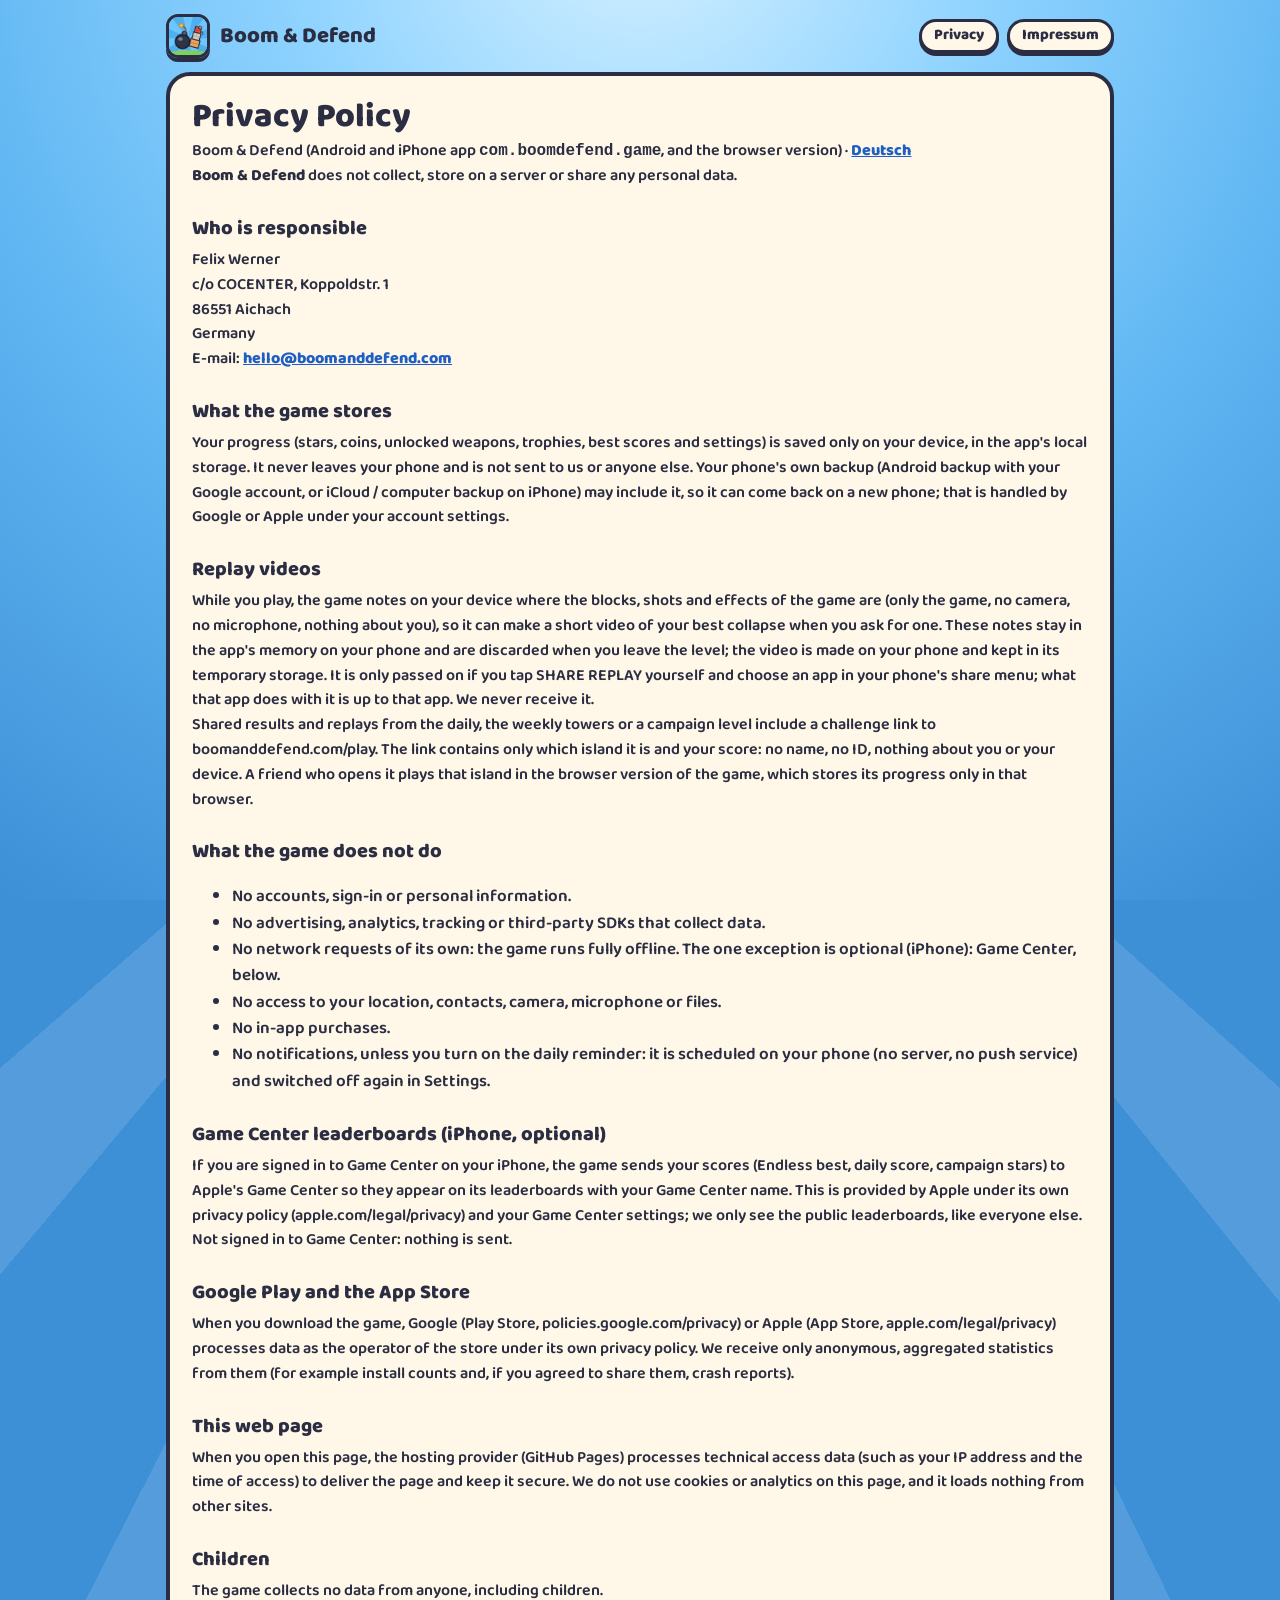
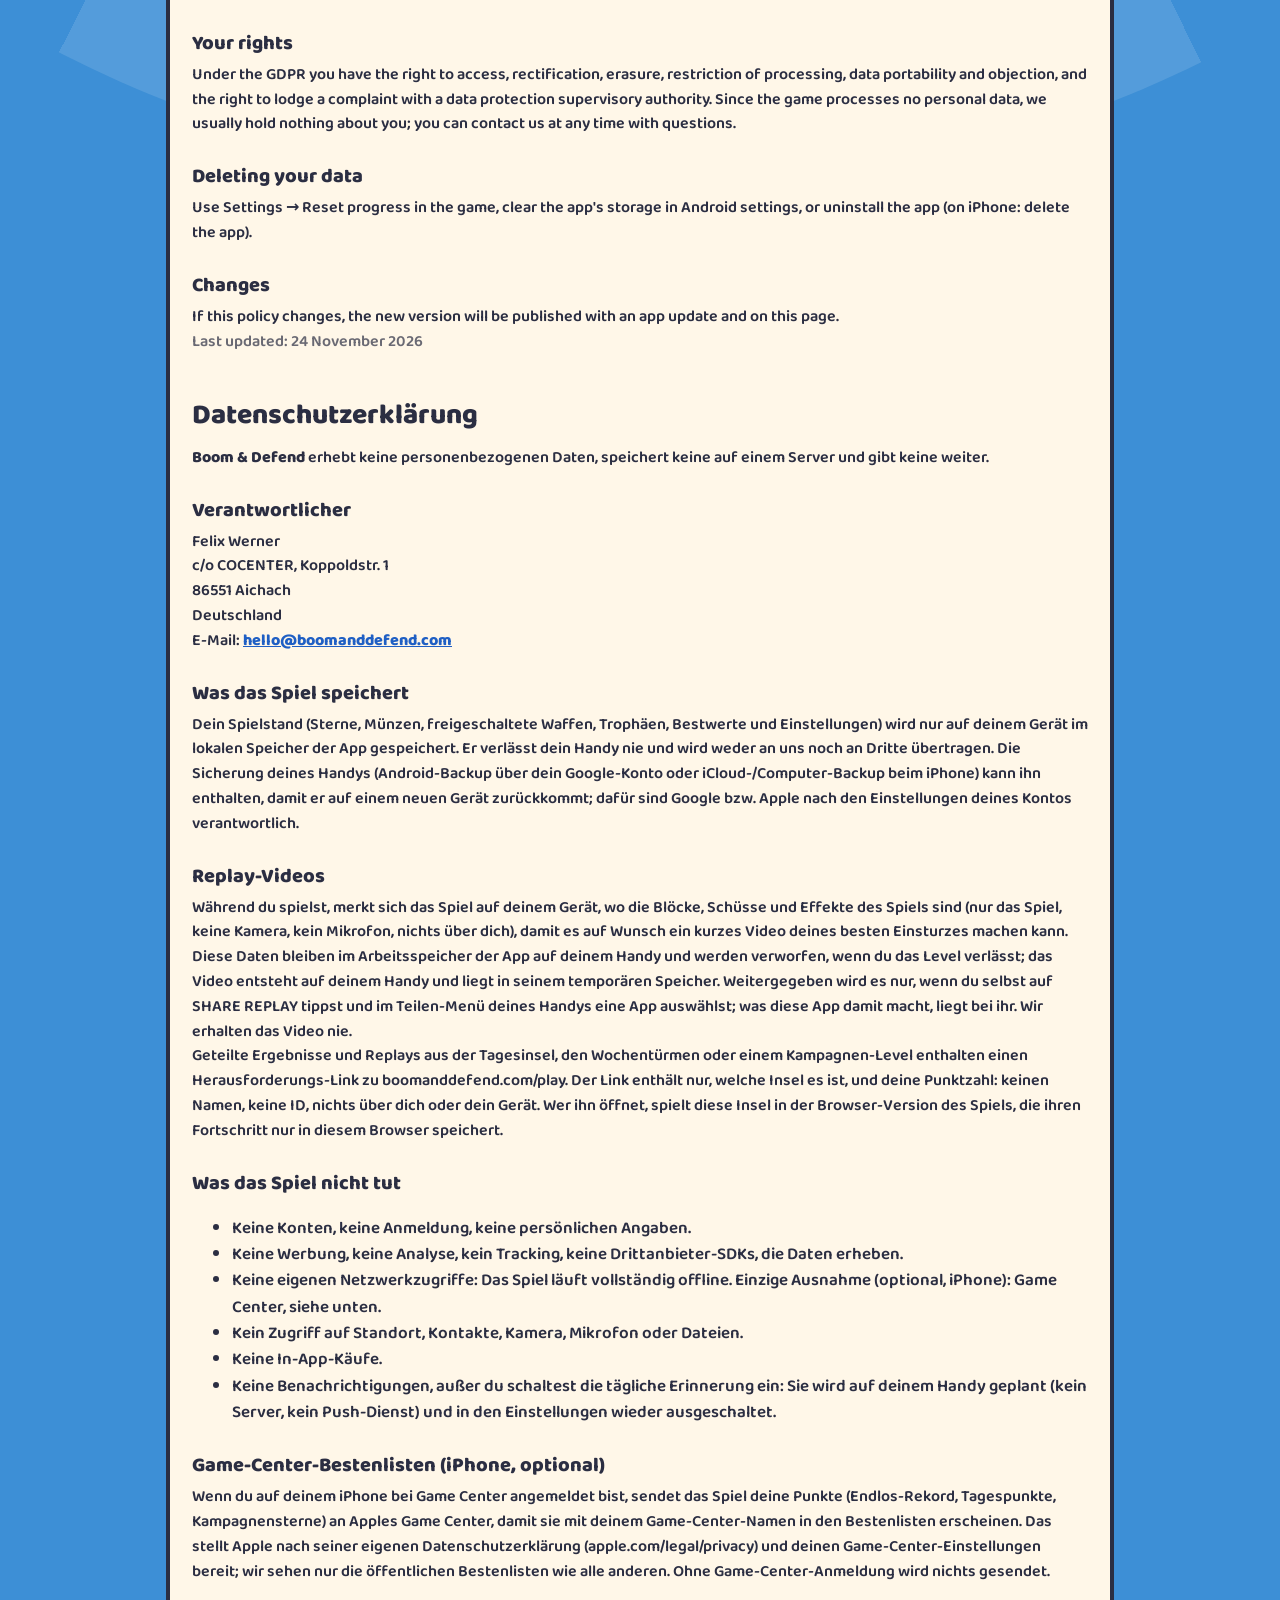
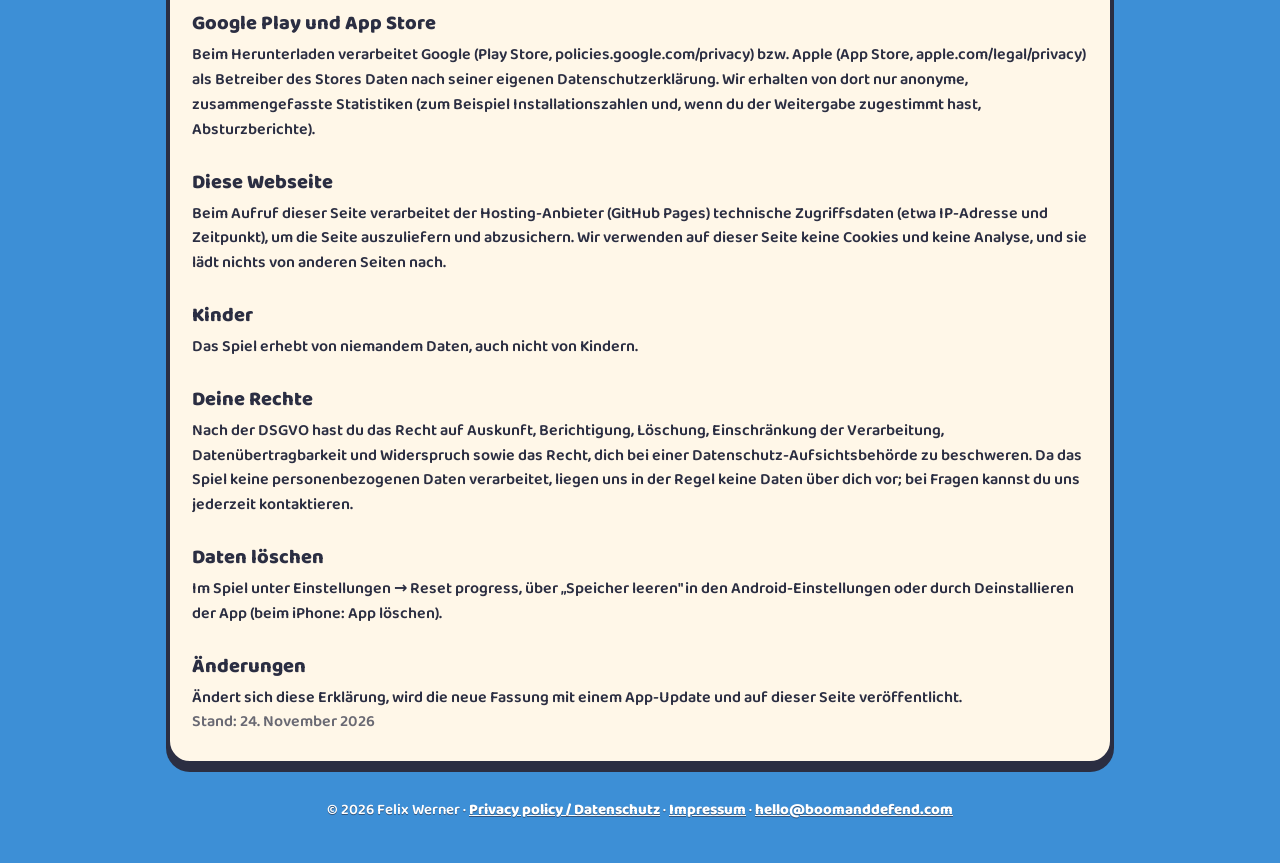
<file: privacy-policy.html>
<!doctype html>
<html lang="en">
<head>
<meta charset="utf-8">
<meta name="viewport" content="width=device-width, initial-scale=1">
<title>Boom & Defend – Privacy Policy / Datenschutzerklärung</title>
<meta name="description" content="Boom & Defend: privacy policy and legal notice.">
<meta name="theme-color" content="#5fb6f2">
<link rel="icon" href="img/favicon.png">
<link rel="apple-touch-icon" href="img/icon-192.png">
<meta property="og:title" content="Boom & Defend – Privacy Policy / Datenschutzerklärung">
<meta property="og:description" content="Boom & Defend: privacy policy and legal notice.">
<meta property="og:image" content="https://boomanddefend.com/img/og.jpg">
<meta property="og:type" content="website">
<style>
@font-face { font-family: 'Baloo 2'; src: url(fonts/baloo-2-latin-800-normal.woff2) format('woff2'); font-weight: 800; font-display: swap; }
@font-face { font-family: 'Baloo 2'; src: url(fonts/baloo-2-latin-600-normal.woff2) format('woff2'); font-weight: 600; font-display: swap; }
:root { --ink: #2b2e42; --cream: #fff7e8; --orange: #ff7a3c; --blue: #4f8ff0; --gold: #ffd23f; --green: #3fb33b; }
* { box-sizing: border-box; }
html { background: #3d8fd6; }
body {
  margin: 0; min-height: 100vh; color: var(--ink);
  font: 600 17px/1.55 'Baloo 2', 'Trebuchet MS', system-ui, sans-serif;
  background: radial-gradient(circle at 50% -10%, #d6f1ff, #8fd3ff 30%, #5fb6f2 60%, #3d8fd6) fixed;
  overflow-x: hidden;
}
body::before {
  content: ''; position: fixed; left: 50%; top: -60vmax; width: 200vmax; height: 200vmax; transform: translateX(-50%);
  background: repeating-conic-gradient(rgba(255,255,255,.12) 0 9deg, transparent 9deg 22deg); border-radius: 50%; pointer-events: none; z-index: -1;
}
a { color: #1f5fc4; font-weight: 800; }
.wrap { max-width: 980px; margin: 0 auto; padding: 0 16px; }
header.top { display: flex; align-items: center; justify-content: space-between; gap: 12px; padding: 14px 0; }
.brand { display: flex; align-items: center; gap: 10px; text-decoration: none; color: var(--ink); }
.brand img { width: 44px; height: 44px; border-radius: 12px; border: 3px solid var(--ink); box-shadow: 0 4px 0 var(--ink); }
.brand b { font: 800 22px/1 'Baloo 2', sans-serif; }
nav.links { display: flex; gap: 8px; flex-wrap: wrap; justify-content: flex-end; }
nav.links a { text-decoration: none; color: var(--ink); background: var(--cream); border: 3px solid var(--ink); border-radius: 999px; padding: 2px 12px; box-shadow: 0 3px 0 var(--ink); font-size: 15px; }
.sticker { font-weight: 800; color: #fff; -webkit-text-stroke: 0.16em var(--ink); paint-order: stroke fill; text-shadow: 0 0.09em 0 var(--ink); line-height: .9; margin: 0; }
.logo { text-align: center; margin: 18px 0 6px; }
.logo .l1 { display: block; font-size: clamp(64px, 17vw, 132px); color: var(--orange); transform: rotate(-4deg); }
.logo .amp { display: block; font-size: clamp(30px, 8vw, 58px); color: var(--gold); margin: 4px 0; }
.logo .l2 { display: block; font-size: clamp(56px, 15vw, 116px); color: var(--blue); transform: rotate(3deg); }
.tagline { text-align: center; font-size: clamp(20px, 5vw, 28px); color: #fff; -webkit-text-stroke: 6px var(--ink); paint-order: stroke fill; font-weight: 800; margin: 14px auto 0; max-width: 640px; line-height: 1.25; }
.ship { width: min(420px, 86vw); margin: 4px auto -6px; display: block; filter: drop-shadow(0 10px 0 rgba(43,46,66,.25)); animation: bob 3s ease-in-out infinite; }
@keyframes bob { 0%,100% { transform: translateY(0) rotate(-1.5deg); } 50% { transform: translateY(-10px) rotate(1.5deg); } }
@media (prefers-reduced-motion: reduce) { .ship { animation: none; } }
.stores { display: flex; flex-wrap: wrap; justify-content: center; gap: 12px; margin: 22px 0 8px; }
.store { display: inline-flex; flex-direction: column; align-items: center; min-width: 190px; padding: 10px 18px; border: 3px solid var(--ink); border-radius: 18px; box-shadow: 0 6px 0 var(--ink); text-decoration: none; color: #fff; font-weight: 800; font-size: 20px; line-height: 1.1; -webkit-text-stroke: 1.5px var(--ink); paint-order: stroke fill; background: linear-gradient(180deg, #7ee35a, #3fb33b); }
.store small { font-size: 13px; -webkit-text-stroke: 0; color: rgba(255,255,255,.95); font-weight: 700; margin-top: 2px; }
.store.soon { background: linear-gradient(180deg, #a9c8f5, #6f9be0); }
.pills { display: flex; flex-wrap: wrap; justify-content: center; gap: 8px; margin: 14px 0 26px; }
.pill { background: var(--cream); border: 3px solid var(--ink); border-radius: 999px; padding: 2px 14px; font-weight: 800; font-size: 15px; box-shadow: 0 3px 0 var(--ink); }
.shots { display: flex; gap: 14px; overflow-x: auto; scroll-snap-type: x mandatory; padding: 6px 4px 18px; margin: 0 -16px; padding-left: 16px; padding-right: 16px; }
.shots img { flex: 0 0 auto; width: min(240px, 62vw); aspect-ratio: 9 / 16; border-radius: 22px; border: 4px solid var(--ink); box-shadow: 0 8px 0 var(--ink); scroll-snap-align: center; background: #2b2e42; }
h2.sticker { font-size: clamp(34px, 8vw, 50px); text-align: center; margin: 34px 0 16px; color: var(--gold); }
.grid { display: grid; grid-template-columns: repeat(auto-fit, minmax(230px, 1fr)); gap: 14px; }
.card { background: var(--cream); border: 4px solid var(--ink); border-radius: 24px; box-shadow: 0 7px 0 var(--ink); padding: 16px 18px; }
.card h3 { margin: 0 0 4px; font-size: 22px; line-height: 1.15; }
.card p { margin: 0; font-size: 16px; }
.weapons { display: grid; grid-template-columns: repeat(auto-fill, minmax(64px, 1fr)); gap: 8px; margin-top: 10px; }
.weapons span { display: grid; place-items: center; aspect-ratio: 1; background: #fff; border: 3px solid var(--ink); border-radius: 16px; padding: 6px; }
.weapons svg { width: 100%; height: 100%; }
.baron { display: grid; grid-template-columns: 150px 1fr; gap: 16px; align-items: center; }
.baron svg { width: 150px; height: 150px; }
.quote { font-size: 22px; font-weight: 800; margin: 0 0 4px; }
@media (max-width: 520px) { .baron { grid-template-columns: 1fr; text-align: center; } .baron svg { margin: 0 auto; } }
main.legal .card { padding: 22px 22px 26px; }
main.legal h1 { font-size: 34px; margin: 0 0 4px; line-height: 1.1; }
main.legal h2 { font-size: 28px; margin: 40px 0 8px; }
main.legal h4 { font-size: 20px; margin: 24px 0 4px; }
main.legal p, main.legal li { font-weight: 600; }
.legal-updated { opacity: .7; font-size: 14px; margin-top: 28px; }
footer.bottom { text-align: center; color: #fff; padding: 34px 0 40px; font-size: 15px; text-shadow: 0 1px 0 rgba(43,46,66,.6); }
footer.bottom a { color: #fff; }
</style>
</head>
<body>
<div class="wrap">
<header class="top">
  <a class="brand" href="index.html"><img src="img/icon-192.png" alt=""><b>Boom &amp; Defend</b></a>
  <nav class="links"><a href="privacy-policy.html">Privacy</a><a href="impressum.html">Impressum</a></nav>
</header>
<main class="legal"><div class="card">
<h1>Privacy Policy</h1><p>Boom &amp; Defend (Android and iPhone app <code>com.boomdefend.game</code>, and the browser version) · <a href="#de">Deutsch</a></p>

<p><b>Boom &amp; Defend</b> does not collect, store on a server or share any personal data.</p>
<h4>Who is responsible</h4>
<p>Felix Werner<br>c/o COCENTER, Koppoldstr. 1<br>86551 Aichach<br>Germany<br>E-mail: <a href="mailto:hello@boomanddefend.com">hello@boomanddefend.com</a></p>
<h4>What the game stores</h4>
<p>Your progress (stars, coins, unlocked weapons, trophies, best scores and settings) is saved only on your device, in the app's local storage. It never leaves your phone and is not sent to us or anyone else. Your phone's own backup (Android backup with your Google account, or iCloud / computer backup on iPhone) may include it, so it can come back on a new phone; that is handled by Google or Apple under your account settings.</p>
<h4>Replay videos</h4>
<p>While you play, the game notes on your device where the blocks, shots and effects of the game are (only the game, no camera, no microphone, nothing about you), so it can make a short video of your best collapse when you ask for one. These notes stay in the app's memory on your phone and are discarded when you leave the level; the video is made on your phone and kept in its temporary storage. It is only passed on if you tap SHARE REPLAY yourself and choose an app in your phone's share menu; what that app does with it is up to that app. We never receive it.</p>
<p>Shared results and replays from the daily, the weekly towers or a campaign level include a challenge link to boomanddefend.com/play. The link contains only which island it is and your score: no name, no ID, nothing about you or your device. A friend who opens it plays that island in the browser version of the game, which stores its progress only in that browser.</p>
<h4>What the game does not do</h4>
<ul>
<li>No accounts, sign-in or personal information.</li>
<li>No advertising, analytics, tracking or third-party SDKs that collect data.</li>
<li>No network requests of its own: the game runs fully offline. The one exception is optional (iPhone): Game Center, below.</li>
<li>No access to your location, contacts, camera, microphone or files.</li>
<li>No in-app purchases.</li>
<li>No notifications, unless you turn on the daily reminder: it is scheduled on your phone (no server, no push service) and switched off again in Settings.</li>
</ul>
<h4>Game Center leaderboards (iPhone, optional)</h4>
<p>If you are signed in to Game Center on your iPhone, the game sends your scores (Endless best, daily score, campaign stars) to Apple's Game Center so they appear on its leaderboards with your Game Center name. This is provided by Apple under its own privacy policy (apple.com/legal/privacy) and your Game Center settings; we only see the public leaderboards, like everyone else. Not signed in to Game Center: nothing is sent.</p>
<h4>Google Play and the App Store</h4>
<p>When you download the game, Google (Play Store, policies.google.com/privacy) or Apple (App Store, apple.com/legal/privacy) processes data as the operator of the store under its own privacy policy. We receive only anonymous, aggregated statistics from them (for example install counts and, if you agreed to share them, crash reports).</p>
<h4>This web page</h4><p>When you open this page, the hosting provider (GitHub Pages) processes technical access data (such as your IP address and the time of access) to deliver the page and keep it secure. We do not use cookies or analytics on this page, and it loads nothing from other sites.</p><h4>Children</h4>
<p>The game collects no data from anyone, including children.</p>
<h4>Your rights</h4>
<p>Under the GDPR you have the right to access, rectification, erasure, restriction of processing, data portability and objection, and the right to lodge a complaint with a data protection supervisory authority. Since the game processes no personal data, we usually hold nothing about you; you can contact us at any time with questions.</p>
<h4>Deleting your data</h4>
<p>Use Settings → Reset progress in the game, clear the app's storage in Android settings, or uninstall the app (on iPhone: delete the app).</p>
<h4>Changes</h4>
<p>If this policy changes, the new version will be published with an app update and on this page.</p>
<p class="legal-updated">Last updated: 24 November 2026</p>

<h2 id="de">Datenschutzerklärung</h2>

<p><b>Boom &amp; Defend</b> erhebt keine personenbezogenen Daten, speichert keine auf einem Server und gibt keine weiter.</p>
<h4>Verantwortlicher</h4>
<p>Felix Werner<br>c/o COCENTER, Koppoldstr. 1<br>86551 Aichach<br>Deutschland<br>E-Mail: <a href="mailto:hello@boomanddefend.com">hello@boomanddefend.com</a></p>
<h4>Was das Spiel speichert</h4>
<p>Dein Spielstand (Sterne, Münzen, freigeschaltete Waffen, Trophäen, Bestwerte und Einstellungen) wird nur auf deinem Gerät im lokalen Speicher der App gespeichert. Er verlässt dein Handy nie und wird weder an uns noch an Dritte übertragen. Die Sicherung deines Handys (Android-Backup über dein Google-Konto oder iCloud-/Computer-Backup beim iPhone) kann ihn enthalten, damit er auf einem neuen Gerät zurückkommt; dafür sind Google bzw. Apple nach den Einstellungen deines Kontos verantwortlich.</p>
<h4>Replay-Videos</h4>
<p>Während du spielst, merkt sich das Spiel auf deinem Gerät, wo die Blöcke, Schüsse und Effekte des Spiels sind (nur das Spiel, keine Kamera, kein Mikrofon, nichts über dich), damit es auf Wunsch ein kurzes Video deines besten Einsturzes machen kann. Diese Daten bleiben im Arbeitsspeicher der App auf deinem Handy und werden verworfen, wenn du das Level verlässt; das Video entsteht auf deinem Handy und liegt in seinem temporären Speicher. Weitergegeben wird es nur, wenn du selbst auf SHARE REPLAY tippst und im Teilen-Menü deines Handys eine App auswählst; was diese App damit macht, liegt bei ihr. Wir erhalten das Video nie.</p>
<p>Geteilte Ergebnisse und Replays aus der Tagesinsel, den Wochentürmen oder einem Kampagnen-Level enthalten einen Herausforderungs-Link zu boomanddefend.com/play. Der Link enthält nur, welche Insel es ist, und deine Punktzahl: keinen Namen, keine ID, nichts über dich oder dein Gerät. Wer ihn öffnet, spielt diese Insel in der Browser-Version des Spiels, die ihren Fortschritt nur in diesem Browser speichert.</p>
<h4>Was das Spiel nicht tut</h4>
<ul>
<li>Keine Konten, keine Anmeldung, keine persönlichen Angaben.</li>
<li>Keine Werbung, keine Analyse, kein Tracking, keine Drittanbieter-SDKs, die Daten erheben.</li>
<li>Keine eigenen Netzwerkzugriffe: Das Spiel läuft vollständig offline. Einzige Ausnahme (optional, iPhone): Game Center, siehe unten.</li>
<li>Kein Zugriff auf Standort, Kontakte, Kamera, Mikrofon oder Dateien.</li>
<li>Keine In-App-Käufe.</li>
<li>Keine Benachrichtigungen, außer du schaltest die tägliche Erinnerung ein: Sie wird auf deinem Handy geplant (kein Server, kein Push-Dienst) und in den Einstellungen wieder ausgeschaltet.</li>
</ul>
<h4>Game-Center-Bestenlisten (iPhone, optional)</h4>
<p>Wenn du auf deinem iPhone bei Game Center angemeldet bist, sendet das Spiel deine Punkte (Endlos-Rekord, Tagespunkte, Kampagnensterne) an Apples Game Center, damit sie mit deinem Game-Center-Namen in den Bestenlisten erscheinen. Das stellt Apple nach seiner eigenen Datenschutzerklärung (apple.com/legal/privacy) und deinen Game-Center-Einstellungen bereit; wir sehen nur die öffentlichen Bestenlisten wie alle anderen. Ohne Game-Center-Anmeldung wird nichts gesendet.</p>
<h4>Google Play und App Store</h4>
<p>Beim Herunterladen verarbeitet Google (Play Store, policies.google.com/privacy) bzw. Apple (App Store, apple.com/legal/privacy) als Betreiber des Stores Daten nach seiner eigenen Datenschutzerklärung. Wir erhalten von dort nur anonyme, zusammengefasste Statistiken (zum Beispiel Installationszahlen und, wenn du der Weitergabe zugestimmt hast, Absturzberichte).</p>
<h4>Diese Webseite</h4><p>Beim Aufruf dieser Seite verarbeitet der Hosting-Anbieter (GitHub Pages) technische Zugriffsdaten (etwa IP-Adresse und Zeitpunkt), um die Seite auszuliefern und abzusichern. Wir verwenden auf dieser Seite keine Cookies und keine Analyse, und sie lädt nichts von anderen Seiten nach.</p><h4>Kinder</h4>
<p>Das Spiel erhebt von niemandem Daten, auch nicht von Kindern.</p>
<h4>Deine Rechte</h4>
<p>Nach der DSGVO hast du das Recht auf Auskunft, Berichtigung, Löschung, Einschränkung der Verarbeitung, Datenübertragbarkeit und Widerspruch sowie das Recht, dich bei einer Datenschutz-Aufsichtsbehörde zu beschweren. Da das Spiel keine personenbezogenen Daten verarbeitet, liegen uns in der Regel keine Daten über dich vor; bei Fragen kannst du uns jederzeit kontaktieren.</p>
<h4>Daten löschen</h4>
<p>Im Spiel unter Einstellungen → Reset progress, über „Speicher leeren" in den Android-Einstellungen oder durch Deinstallieren der App (beim iPhone: App löschen).</p>
<h4>Änderungen</h4>
<p>Ändert sich diese Erklärung, wird die neue Fassung mit einem App-Update und auf dieser Seite veröffentlicht.</p>
<p class="legal-updated">Stand: 24. November 2026</p>

</div></main>
<footer class="bottom">© 2026 Felix Werner · <a href="privacy-policy.html">Privacy policy / Datenschutz</a> · <a href="impressum.html">Impressum</a> · <a href="mailto:hello@boomanddefend.com">hello@boomanddefend.com</a></footer>
</div>
</body>
</html>
</file>
<file: play/assets/index-_IP4Grs2.css>
@font-face{font-family:"Baloo 2";font-style:normal;font-display:swap;font-weight:600;src:url(./baloo-2-latin-600-normal-tIfxVoAe.woff2) format("woff2"),url(./baloo-2-latin-600-normal-B4tNaogw.woff) format("woff")}@font-face{font-family:"Baloo 2";font-style:normal;font-display:swap;font-weight:800;src:url(./baloo-2-latin-800-normal-BbF3Etk1.woff2) format("woff2"),url(./baloo-2-latin-800-normal-B8BXfZF7.woff) format("woff")}@font-face{font-family:"Baloo 2";font-style:normal;font-display:swap;font-weight:600;src:url(./baloo-2-latin-ext-600-normal-DiVeaYrH.woff2) format("woff2"),url(./baloo-2-latin-ext-600-normal-CFaB2nBN.woff) format("woff")}@font-face{font-family:"Baloo 2";font-style:normal;font-display:swap;font-weight:800;src:url(./baloo-2-latin-ext-800-normal-C_Iwmf1s.woff2) format("woff2"),url(./baloo-2-latin-ext-800-normal-D-iCxxqE.woff) format("woff")}:root{--ink: #2b2e42;--cream: #fff7e8;--gold: #ffd23f;--red: #ef4b3f;--green: #7dff4a;--sky: #5fb6f2;--safe-top: env(safe-area-inset-top, 0px);--safe-bottom: env(safe-area-inset-bottom, 0px);font-family:"Baloo 2",Nunito,Trebuchet MS,Segoe UI,system-ui,-apple-system,Roboto,sans-serif}*{box-sizing:border-box;-webkit-tap-highlight-color:transparent;user-select:none;-webkit-user-select:none;-webkit-touch-callout:none}html,body{margin:0;height:100%;overflow:hidden;background:#5fb6f2;overscroll-behavior:none}#app{position:fixed;inset:0;overflow:hidden}#game{position:absolute;inset:0;width:100%;height:100%;display:block;touch-action:none}.hidden{display:none!important}#hud{position:absolute;top:0;left:0;right:0;padding:calc(var(--safe-top) + 10px) 12px 8px;display:flex;align-items:center;gap:8px;pointer-events:none;z-index:5}.hud-left,.hud-right{flex:1 1 0;display:flex;align-items:center;min-width:0}.hud-right{justify-content:flex-end;gap:8px}.hud-mid{flex:0 0 auto}.health{display:flex;align-items:center;gap:4px;width:100%;max-width:170px}.hud-icon{width:32px;height:26px;flex:0 0 auto;filter:drop-shadow(0 2px 0 rgba(0,0,0,.25))}.bar{position:relative;flex:1;height:18px;border-radius:10px;background:#2b2e428c;border:2.5px solid var(--ink);overflow:hidden;box-shadow:0 2px #0003}.bar-fill{position:absolute;inset:0;width:100%;background:linear-gradient(180deg,#8dff7a,#3cc13b);border-radius:7px;transition:width .25s ease,background .25s}.bar-fill.mid{background:linear-gradient(180deg,#ffe066,#f0a92a)}.bar-fill.low{background:linear-gradient(180deg,#ff8a7a,#e0362c)}#health-text{position:absolute;inset:0;display:grid;place-items:center;font-size:12px;font-weight:900;color:#fff;text-shadow:0 1px 0 var(--ink),0 -1px 0 var(--ink),1px 0 0 var(--ink),-1px 0 0 var(--ink)}.health.hit .bar{animation:shake .3s}.chip{background:var(--cream);color:var(--ink);border:2.5px solid var(--ink);border-radius:14px;padding:2px 10px;font-weight:900;font-size:13px;letter-spacing:.5px;box-shadow:0 3px 0 var(--ink);white-space:nowrap}.chip b{font-size:16px;color:var(--red)}.scores{text-align:right;line-height:1}.score{font-size:22px;font-weight:900;color:#fff;-webkit-text-stroke:1.5px var(--ink);paint-order:stroke fill;text-shadow:0 2px 0 var(--ink)}.score.bump{animation:bump .25s}.best{display:flex;align-items:center;justify-content:flex-end;gap:2px;font-size:12px;font-weight:800;color:var(--cream);text-shadow:0 1px 0 var(--ink),0 0 2px var(--ink)}.best svg{width:13px;height:13px}.icon-btn{pointer-events:auto;width:40px;height:40px;border-radius:12px;border:2.5px solid var(--ink);background:var(--cream);box-shadow:0 3px 0 var(--ink);display:grid;place-items:center;padding:0;cursor:pointer}.icon-btn svg{width:20px;height:20px;fill:var(--ink)}.icon-btn:active{transform:translateY(2px);box-shadow:0 1px 0 var(--ink)}#tray{position:absolute;left:50%;bottom:calc(var(--safe-bottom) + 14px);transform:translate(-50%);display:flex;align-items:flex-end;gap:16px;padding:10px 18px 12px;border-radius:26px;background:#fff7e8e0;border:3px solid var(--ink);box-shadow:0 5px 0 var(--ink),0 10px 24px #00000040;z-index:6;transition:transform .28s cubic-bezier(.5,0,.75,0),opacity .22s}#tray.away{transform:translate(-50%,calc(100% + 40px + var(--safe-bottom)));opacity:0;pointer-events:none}#tray.back{transition:transform .38s cubic-bezier(.2,1.4,.4,1),opacity .2s}.weapon{width:58px;height:58px;border-radius:50%;border:3px solid var(--ink);background:radial-gradient(circle at 35% 30%,#fff,#dfe9f5);box-shadow:0 4px 0 var(--ink);padding:7px;cursor:pointer;transition:transform .18s cubic-bezier(.2,1.5,.4,1),background .2s,box-shadow .2s;transform-origin:50% 100%}.weapon svg{width:100%;height:100%;display:block;pointer-events:none}.weapon.selected{transform:scale(1.32);background:radial-gradient(circle at 35% 30%,#fff8c8,var(--gold));box-shadow:0 4px 0 var(--ink),0 0 0 4px #ffd23f73}.weapon:active{filter:brightness(.92)}#banner{position:absolute;left:0;right:0;top:27%;text-align:center;pointer-events:none;z-index:4;opacity:0}#banner.show{animation:banner 1.5s ease forwards}.banner-title{font-size:42px;font-weight:900;color:#fff;letter-spacing:1px;-webkit-text-stroke:3px var(--ink);paint-order:stroke fill;text-shadow:0 4px 0 var(--ink)}.banner-sub{margin-top:4px;font-size:18px;font-weight:900;color:var(--gold);-webkit-text-stroke:2px var(--ink);paint-order:stroke fill}#fx-layer{position:absolute;inset:0;pointer-events:none;z-index:3;overflow:hidden}.pop{position:absolute;transform:translate(-50%,-50%);font-weight:900;font-size:18px;color:#fff;-webkit-text-stroke:2px var(--ink);paint-order:stroke fill;white-space:nowrap;animation:pop .95s ease-out forwards}.pop.big{font-size:24px;color:var(--gold)}.pop.chain{font-size:22px;color:#ff7ad1}.pop.bad{color:#ff6b5e}.pop.heal{color:var(--green)}.pop.ice{color:#8fe3ff}#vignette{position:absolute;inset:0;pointer-events:none;z-index:2;box-shadow:inset 0 0 90px 30px #ff281e8c;opacity:0;transition:opacity .4s}#vignette.on{opacity:1;transition:opacity .05s}.screen{position:absolute;inset:0;display:grid;place-items:center;padding:24px;z-index:10;background:radial-gradient(ellipse at center,#2b2e4240,#2b2e4299);animation:fade .25s ease}#screen-start{background:linear-gradient(180deg,#2b2e420d,#2b2e4273)}.panel{width:min(340px,100%);background:var(--cream);border:4px solid var(--ink);border-radius:28px;box-shadow:0 8px 0 var(--ink),0 18px 40px #0000004d;padding:22px 20px 20px;text-align:center;color:var(--ink);animation:popin .35s cubic-bezier(.2,1.5,.4,1)}.title-panel.booting{visibility:hidden}.title-panel{background:#fff7e8f0}.logo{margin:0;line-height:.9;font-weight:900;display:flex;flex-direction:column;align-items:center}.logo span{-webkit-text-stroke:4px var(--ink);paint-order:stroke fill;text-shadow:0 5px 0 var(--ink)}.logo .l1{font-size:58px;color:#ff7a3c;transform:rotate(-4deg)}.logo .amp{font-size:30px;color:var(--gold);margin:2px 0}.logo .l2{font-size:50px;color:#4f8ff0;transform:rotate(3deg)}.tagline{margin:12px 0 10px;font-weight:800;font-size:15px;opacity:.8}.howto{list-style:none;padding:0;margin:0 0 16px;font-weight:700;font-size:14px;text-align:left;display:inline-block}.howto li{margin:4px 0;display:flex;align-items:center;gap:8px}.howto .dot{width:26px;text-align:center}h2{margin:0 0 16px;font-size:34px;font-weight:900;color:#fff;-webkit-text-stroke:3px var(--ink);paint-order:stroke fill;text-shadow:0 4px 0 var(--ink)}.over-title{color:#ff6b5e}.over-title.won{color:var(--gold)}.chip small{font-size:11px;color:var(--ink);opacity:.6}.big-btn,.mid-btn{display:block;width:100%;border:3px solid var(--ink);border-radius:18px;font-family:inherit;font-weight:900;cursor:pointer;color:#fff;-webkit-text-stroke:1.5px var(--ink);paint-order:stroke fill}.big-btn{font-size:28px;padding:12px;background:linear-gradient(180deg,#7ee35a,#3fb33b);box-shadow:0 6px 0 var(--ink);letter-spacing:2px}.big-btn:active,.mid-btn:active{transform:translateY(4px);box-shadow:0 2px 0 var(--ink)}.mid-btn{margin-top:12px;font-size:18px;padding:9px;background:linear-gradient(180deg,#ffb35c,#f0812a);box-shadow:0 5px 0 var(--ink)}.mid-btn .btn-ico{width:18px;height:18px;vertical-align:-3px;margin-right:4px}.mid-btn[disabled]{opacity:.7}#run-choice{position:fixed;inset:0;z-index:44;display:grid;place-items:center;padding:16px;background:#1416248c;animation:fade .2s ease}.rc-panel{position:relative}.rc-close{position:absolute;top:10px;right:10px}.rc-title{margin:2px 0 14px;font-size:26px;font-weight:900}.rc-continue{font-size:19px;letter-spacing:.5px}.rc-continue[disabled]{background:linear-gradient(180deg,#c9c5bd,#a8a49c);box-shadow:0 4px 0 var(--ink);opacity:.75;cursor:default;transform:none}.rc-price{display:inline-flex;align-items:center;gap:3px;margin-left:8px}.rc-price .coin-ico{width:20px;height:20px}.rc-text{margin:0 4px 16px;font-size:16px;font-weight:700;line-height:1.35}.rc-yes{font-size:22px}.rc-note{margin:8px 4px 4px;font-size:13px;font-weight:700;opacity:.75}.mid-btn.ghost{background:linear-gradient(180deg,#a9c8f5,#6f9be0)}.best-line{margin-top:14px;font-weight:800;font-size:15px}.over-stats{display:flex;justify-content:space-around;margin-bottom:14px}.over-stats div{display:flex;flex-direction:column;font-weight:800;font-size:12px;opacity:.9}.over-stats b{font-size:26px;font-weight:900}.new-best{font-weight:900;font-size:20px;color:var(--gold);-webkit-text-stroke:2px var(--ink);paint-order:stroke fill;margin-bottom:14px;animation:pulse .8s ease-in-out infinite alternate}@keyframes pop{0%{opacity:0;transform:translate(-50%,-30%) scale(.5)}15%{opacity:1;transform:translate(-50%,-60%) scale(1.15)}to{opacity:0;transform:translate(-50%,-190%) scale(1)}}@keyframes banner{0%{opacity:0;transform:scale(.6)}12%{opacity:1;transform:scale(1.08)}20%{transform:scale(1)}80%{opacity:1}to{opacity:0;transform:translateY(-20px)}}@keyframes popin{0%{transform:scale(.7);opacity:0}to{transform:scale(1);opacity:1}}@keyframes fade{0%{opacity:0}}@keyframes bump{50%{transform:scale(1.18)}}@keyframes shake{25%{transform:translate(-4px)}75%{transform:translate(4px)}}@keyframes pulse{to{transform:scale(1.1)}}.weapon.fresh{animation:slot-in .45s cubic-bezier(.2,1.6,.4,1)}.weapon.fresh.selected{animation:slot-in-sel .45s cubic-bezier(.2,1.6,.4,1)}@keyframes slot-in{0%{transform:scale(.2) rotate(-90deg)}to{transform:scale(1) rotate(0)}}@keyframes slot-in-sel{0%{transform:scale(.2) rotate(-90deg)}to{transform:scale(1.32) rotate(0)}}#hint{position:absolute;z-index:7;pointer-events:none;width:0;height:0}.hint-hand{position:absolute;left:-8px;top:-4px;width:46px;height:46px;filter:drop-shadow(0 3px 0 rgba(43,46,66,.6))}.hint-hand svg{width:100%;height:100%}.hint-text{position:absolute;left:50%;top:54px;transform:translate(-50%);white-space:nowrap;background:var(--cream);color:var(--ink);border:3px solid var(--ink);border-radius:14px;padding:6px 12px;font-weight:900;font-size:15px;box-shadow:0 4px 0 var(--ink);animation:popin .3s cubic-bezier(.2,1.5,.4,1)}#hint.hint-point .hint-text{top:-64px}#hint.hint-point .hint-hand{top:-50px;transform:rotate(180deg);animation:hint-bob .8s ease-in-out infinite alternate}#hint.hint-tap .hint-hand{animation:hint-tap 1.1s ease-in-out infinite}#hint.hint-drag .hint-hand{animation:hint-drag 1.8s ease-in-out infinite}@keyframes hint-tap{0%,to{transform:translate(10px,14px) scale(1)}45%{transform:translate(0) scale(.88)}}@keyframes hint-drag{0%{transform:translate(0) scale(.9);opacity:0}15%{opacity:1}70%{transform:translate(46px,-36px) scale(.9);opacity:1}to{transform:translate(46px,-36px) scale(1);opacity:0}}@keyframes hint-bob{to{transform:rotate(180deg) translateY(-10px)}}#warn-layer{position:absolute;inset:0;pointer-events:none;z-index:3;overflow:hidden}.warn{position:absolute;left:0;top:0;width:0;height:0;will-change:transform}.warn-ring{position:absolute;left:-22px;top:-22px;width:44px;height:44px;border-radius:50%;border:3px solid #ff3b2f;box-shadow:0 0 10px #ff3b2fb3,inset 0 0 8px #ff3b2f80;animation:warn-pulse .35s ease-in-out infinite alternate}.warn-ring:after{content:"!";position:absolute;inset:0;display:grid;place-items:center;color:#fff;font-weight:900;font-size:20px;-webkit-text-stroke:2px #7a1f2c;paint-order:stroke fill}.warn.heavy .warn-ring{border-color:#ffb020;box-shadow:0 0 14px #ffb020cc;width:56px;height:56px;left:-28px;top:-28px}.warn-arrow{display:none;position:absolute;left:12px;top:-10px;width:0;height:0;border-top:10px solid transparent;border-bottom:10px solid transparent;border-left:16px solid #ff3b2f;transform-origin:-12px 10px}.warn.edge .warn-arrow{display:block}.warn.edge .warn-ring{width:34px;height:34px;left:-17px;top:-17px}.crack{position:absolute;width:220px;height:220px;margin:-110px 0 0 -110px;transform:rotate(var(--rot));filter:drop-shadow(0 0 2px rgba(0,0,0,.5));animation:crack-fade 1.6s ease-out forwards}.crack svg{width:100%;height:100%}#app.low-hull #vignette{opacity:1;animation:low-hull .9s ease-in-out infinite alternate}@keyframes warn-pulse{to{opacity:.55}}@keyframes spin{to{rotate:360deg}}@keyframes crack-fade{0%{opacity:0;scale:.6}8%{opacity:1;scale:1}70%{opacity:.9}to{opacity:0}}@keyframes low-hull{0%{opacity:.25}to{opacity:.6}}.weapon.super{background:radial-gradient(circle at 35% 30%,#fff6c8,#ffb020);box-shadow:0 4px 0 var(--ink),0 0 0 3px #ffd23f,0 0 18px 6px #ffbe28bf;animation:super-glow .9s ease-in-out infinite alternate}.weapon.super.selected{transform:scale(1.32)}@keyframes super-glow{0%{box-shadow:0 4px 0 var(--ink),0 0 0 3px #ffd23f,0 0 10px 3px #ffbe288c}to{box-shadow:0 4px 0 var(--ink),0 0 0 3px #fff2a8,0 0 22px 9px #ffd23fe6}}#white-flash{position:absolute;inset:0;background:#fffdf2;opacity:0;pointer-events:none;z-index:8}#white-flash.on{animation:white-flash 1.1s ease-out forwards}@keyframes white-flash{0%{opacity:0}6%{opacity:.95}to{opacity:0}}.warn.beam .warn-ring{border-color:#ff3ad8;box-shadow:0 0 14px #ff3ad8d9,inset 0 0 8px #ff3ad880}.warn.beam .warn-arrow{border-left-color:#ff3ad8}#app:after{content:"";position:absolute;inset:0;pointer-events:none;z-index:2;box-shadow:inset 0 0 80px 26px #ff3ad88c;opacity:0;transition:opacity .2s}#app.beamed:after{animation:beamed .18s ease-in-out infinite alternate}@keyframes beamed{0%{opacity:.55}to{opacity:1}}.run-stars{display:flex;justify-content:center;gap:6px;margin:-6px 0 6px;font-size:46px;line-height:1}.run-stars span{color:#d9d2c4;-webkit-text-stroke:2.5px var(--ink);paint-order:stroke fill}.run-stars span.on{color:var(--gold);animation:star-pop .45s cubic-bezier(.2,1.8,.4,1) both}.run-stars span:nth-child(2){font-size:58px;transform:translateY(-6px)}.star-list{list-style:none;padding:0;margin:0 0 12px;font-weight:800;font-size:13px;text-align:left;display:inline-block;opacity:.55}.star-list li.ok{opacity:1}.star-list li{margin:2px 0}.star-list b{color:var(--gold);-webkit-text-stroke:1px var(--ink);margin-right:6px}.best-run{margin-top:4px;font-weight:800;font-size:13px;opacity:.85}.mini-stars{color:var(--gold);-webkit-text-stroke:1px var(--ink);letter-spacing:1px}.mini-stars i{font-style:normal;color:#d9d2c4}@keyframes star-pop{0%{transform:scale(0) rotate(-40deg)}to{transform:scale(1) rotate(0)}}.run-stars span:nth-child(2).on{animation-name:star-pop-mid}@keyframes star-pop-mid{0%{transform:translateY(-6px) scale(0) rotate(-40deg)}to{transform:translateY(-6px) scale(1) rotate(0)}}.hp-bar{position:absolute;left:0;top:0;width:44px;height:8px;border-radius:5px;background:#2b2e42bf;border:2px solid var(--ink);overflow:hidden;will-change:transform}.hp-bar i{display:block;height:100%;background:linear-gradient(180deg,#ff8a7a,#e0362c);transition:width .15s ease-out}.hp-bar[data-kind=core] i{background:linear-gradient(180deg,#ffb0e0,#ff4fa3)}.hp-bar[data-kind=pylon] i{background:linear-gradient(180deg,#c8fbff,#22d8ff)}.hp-bar.shielded{border-color:#22d8ff;box-shadow:0 0 8px #22d8ffcc}.title-panel .big-btn+.sub-line{margin-bottom:12px}.sub-line{margin-top:6px;font-weight:800;font-size:13px;opacity:.75}.big-btn.run-btn{background:linear-gradient(180deg,#7cc4ff,#3d86e6)}#btn-continue{margin-top:10px;font-size:16px}.mini-star,.gold-star{color:var(--gold);-webkit-text-stroke:1px #7a5a00;paint-order:stroke fill}.gold-star{margin-left:4px;font-size:1.25em;line-height:1;filter:drop-shadow(0 0 4px rgba(255,210,63,.9));animation:gold-glint 2.4s ease-in-out infinite}.best .gold-star{font-size:14px;margin-left:2px}@keyframes gold-glint{0%,to{filter:drop-shadow(0 0 2px rgba(255,210,63,.6))}50%{filter:drop-shadow(0 0 7px rgba(255,230,120,1))}}#hud.campaign .best{display:none}#island-pre{color:var(--ink);opacity:.65}.gold-big{font-size:92px;line-height:1;margin:-8px 0 6px;color:var(--gold);-webkit-text-stroke:3px #7a5a00;paint-order:stroke fill;filter:drop-shadow(0 0 16px rgba(255,220,90,.95));animation:star-pop .6s cubic-bezier(.2,1.8,.4,1) .3s both,gold-glint 2.4s ease-in-out 1s infinite}.over-btns .big-btn{margin-top:2px}.rewards{display:flex;flex-direction:column;gap:8px;margin:0 0 12px}.rewards:empty{display:none}.reward{display:flex;align-items:center;gap:10px;text-align:left;background:linear-gradient(180deg,#fff3c4,#ffe08a);border:3px solid var(--ink);border-radius:16px;padding:6px 10px 6px 6px;box-shadow:0 4px 0 var(--ink);animation:reward-in .45s cubic-bezier(.2,1.6,.4,1) both}.reward b{display:block;font-size:14px;font-weight:900}.reward span{display:block;font-size:12px;font-weight:700;opacity:.8}.reward-icon{flex:none;width:46px;height:46px;border-radius:12px;background:var(--cream);border:2.5px solid var(--ink);display:grid;place-items:center}.reward-icon svg{width:36px;height:36px}@keyframes reward-in{0%{opacity:0;transform:scale(.6) rotate(-3deg)}to{opacity:1;transform:none}}#screen-campaign{place-items:stretch;padding:calc(var(--safe-top) + 12px) 12px calc(var(--safe-bottom) + 12px);background:linear-gradient(180deg,#2b2e4259,#2b2e42a6)}.camp{width:min(440px,100%);margin:0 auto;height:100%;display:flex;flex-direction:column;min-height:0;color:var(--ink)}.camp-head{display:flex;align-items:center;gap:10px;margin-bottom:10px}.camp-head .icon-btn{color:var(--ink)}.camp-head h3{flex:1;margin:0;font-size:28px;font-weight:900;color:#fff;-webkit-text-stroke:2.5px var(--ink);paint-order:stroke fill;text-shadow:0 3px 0 var(--ink)}.camp-stars{background:var(--cream);border:2.5px solid var(--ink);border-radius:14px;padding:3px 10px;font-weight:900;font-size:16px;box-shadow:0 3px 0 var(--ink)}.camp-stars span{color:var(--gold);-webkit-text-stroke:1px #7a5a00}.camp-stars small{opacity:.55;font-size:12px}.arsenal{display:grid;grid-template-columns:repeat(7,minmax(0,1fr));flex-shrink:0;gap:5px;background:var(--cream);border:3px solid var(--ink);border-radius:18px 18px 6px 6px;padding:8px;box-shadow:0 4px 0 var(--ink)}.arm{position:relative;min-width:0;aspect-ratio:1;border:2.5px solid var(--ink);border-radius:12px;background:#fff;padding:3px;cursor:pointer}.arm svg{width:100%;height:100%;display:block}.arm.super{background:linear-gradient(180deg,#fff6c8,#ffd96a)}.arm.picked{outline:3px solid #4f8ff0;outline-offset:1px}.arm.locked>svg{filter:grayscale(1) brightness(.35) opacity(.45)}.arm .lock{position:absolute;right:-5px;bottom:-5px;width:16px;height:16px;border-radius:50%;background:var(--cream);border:2px solid var(--ink);display:grid;place-items:center}.arm .lock svg{width:10px;height:10px}.arsenal-info{flex-shrink:0;min-height:36px;margin:8px 2px 10px;padding:6px 10px;background:#fff7e8eb;border:2.5px solid var(--ink);border-radius:6px 6px 14px 14px;font-weight:700;font-size:13px;line-height:1.25}.arsenal-info .muted{opacity:.65}.chapters{flex:1;min-height:0;overflow-y:auto;-webkit-overflow-scrolling:touch;touch-action:pan-y;overscroll-behavior:contain;display:flex;flex-direction:column;gap:12px;padding:2px 2px 10px}.chapter{position:relative;flex:none;border:3px solid var(--ink);border-radius:20px;padding:10px 10px 12px;background:linear-gradient(180deg,var(--s1) 0%,var(--s2) 62%,var(--g) 62%,var(--g) 100%);box-shadow:0 5px 0 var(--ink);overflow:hidden}.ch-title{display:flex;align-items:center;gap:8px;font-weight:900;font-size:17px;color:#fff;-webkit-text-stroke:2px var(--ink);paint-order:stroke fill;text-shadow:0 2px 0 var(--ink);margin-bottom:8px}.ch-num{display:grid;place-items:center;width:24px;height:24px;border-radius:50%;background:var(--cream);color:var(--ink);-webkit-text-stroke:0;text-shadow:none;border:2px solid var(--ink);font-size:14px}.ch-levels{display:grid;grid-template-columns:repeat(4,1fr);gap:8px}.lvl{position:relative;border:3px solid var(--ink);border-radius:14px;background:var(--cream);box-shadow:0 4px 0 var(--ink);padding:6px 2px 4px;font-family:inherit;color:var(--ink);cursor:pointer}.lvl:active{transform:translateY(3px);box-shadow:0 1px 0 var(--ink)}.lvl b{display:block;font-size:22px;font-weight:900;line-height:1.1}.lvl.fortress{background:linear-gradient(180deg,#ffe3c2,#f6c08a)}.lvl.next{animation:lvl-next 1.1s ease-in-out infinite alternate}@keyframes lvl-next{0%{box-shadow:0 4px 0 var(--ink),0 0 #ffd23fe6}to{box-shadow:0 4px 0 var(--ink),0 0 0 5px #ffd23fe6}}.lvl.locked{opacity:.55;cursor:default;filter:grayscale(.7)}.lvl-stars{display:flex;justify-content:center;gap:1px;font-size:13px;line-height:1}.lvl-stars i{font-style:normal;color:#d4ccbd;-webkit-text-stroke:1px var(--ink);paint-order:stroke fill}.lvl-stars i.on{color:var(--gold)}.lvl-reward{position:absolute;top:-8px;right:-8px;width:26px;height:26px;border-radius:50%;background:#fff;border:2px solid var(--ink);padding:2px}.lvl-reward svg{width:100%;height:100%;display:block}.ch-lock{position:absolute;inset:0;display:flex;align-items:center;justify-content:center;gap:6px;background:#2b2e428c;color:#fff;font-weight:900;font-size:15px;text-shadow:0 1px 2px var(--ink)}.ch-lock svg{width:22px;height:22px}.ch-lock svg rect,.ch-lock svg path{fill:#fff;stroke:#fff}.ch-lock svg path{fill:none}.over-stats{gap:6px}.over-stats div{flex:1 1 0;min-width:0}.over-stats b{font-size:clamp(16px,5.6vw,24px);white-space:nowrap}.star-list li:not(.ok) b{color:#d4ccbd}.warn-ring{border:2.5px solid rgba(255,122,74,.95);box-shadow:0 0 8px #ff7a4a80;animation:warn-pulse .7s ease-in-out infinite alternate}.warn-ring:after{content:none}.warn.heavy .warn-ring{border-color:#ffb020f2;box-shadow:0 0 8px #ffb02080}.warn-arrow{border-left-color:#ff7a4af2}.crack{width:140px;height:140px;margin:-70px 0 0 -70px;animation-duration:1.05s}#app.low-hull #vignette{animation:low-hull 1.8s ease-in-out infinite alternate}@keyframes low-hull{0%{opacity:.12}to{opacity:.38}}#tray{bottom:calc(var(--safe-bottom) + 34px);gap:8px;padding:8px 14px;border-radius:30px;touch-action:none}.weapon{position:relative;width:76px;height:76px;border:none;border-radius:22px;background:none;box-shadow:none;padding:5px;touch-action:none}.weapon+.weapon:after,.weapon-unused-divider{content:"";position:absolute;left:-5px;top:18%;bottom:18%;width:2px;border-radius:2px;background:#2b2e421f}.weapon svg{filter:drop-shadow(0 3px 0 rgba(43,46,66,.28))}.weapon.armed{transform:translateY(-18px) scale(1.16)}.weapon.armed:before{content:"";position:absolute;left:14%;right:14%;bottom:-14px;height:12px;border-radius:50%;background:radial-gradient(closest-side,#ffbe28e6,#ffbe2800)}.weapon.armed svg{animation:armed-bob .9s ease-in-out infinite alternate}@keyframes armed-bob{to{transform:translateY(-3px) rotate(-4deg)}}.weapon.lifted{opacity:.3;transform:scale(.9)}.weapon.super,.weapon.super.armed{background:none;box-shadow:none;animation:none}.weapon.super svg{filter:drop-shadow(0 0 6px rgba(255,200,40,.95)) drop-shadow(0 3px 0 rgba(43,46,66,.28));animation:super-icon .9s ease-in-out infinite alternate}@keyframes super-icon{to{filter:drop-shadow(0 0 12px rgba(255,220,90,1)) drop-shadow(0 3px 0 rgba(43,46,66,.28))}}.weapon.fresh,.weapon.fresh.armed{animation:slot-in .45s cubic-bezier(.2,1.6,.4,1)}#tray.nudge{animation:tray-nudge .45s ease}@keyframes tray-nudge{0%,to{transform:translate(-50%)}20%{transform:translate(calc(-50% - 9px)) translateY(-6px)}45%{transform:translate(calc(-50% + 8px)) translateY(-6px)}70%{transform:translate(calc(-50% - 4px))}}#drag-ghost{position:absolute;left:0;top:0;width:0;height:0;z-index:8;pointer-events:none;will-change:transform}#drag-ghost svg{position:absolute;width:84px;height:84px;left:-42px;top:-70px;filter:drop-shadow(0 6px 4px rgba(0,0,0,.35));transition:width .15s,height .15s,left .15s,top .15s,opacity .15s}#drag-ghost.aiming svg{width:40px;height:40px;left:14px;top:-6px;opacity:.9}#hint.hint-lift .hint-text{top:-72px}#hint.hint-lift .hint-hand{top:-10px;animation:hint-lift 1.6s ease-in-out infinite}@keyframes hint-lift{0%{transform:translate(0) scale(.9);opacity:0}15%{opacity:1}75%{transform:translateY(-150px) scale(.9);opacity:1}to{transform:translateY(-150px) scale(1);opacity:0}}.coin-ico{width:18px;height:18px;flex:none;vertical-align:-3px}.coin-chip{display:inline-flex;align-items:center;gap:4px;margin-top:4px;padding:1px 9px 1px 4px;border-radius:12px;background:#2b2e428c;color:#fff;font-weight:900;font-size:13px}.coin-chip.big{margin:0;padding:3px 12px 3px 6px;font-size:16px;background:var(--cream);color:var(--ink);border:2.5px solid var(--ink);box-shadow:0 3px 0 var(--ink)}.coin-chip.big .coin-ico{width:22px;height:22px}.coin-chip.bump{animation:bump .25s}.hud-mid{display:flex;flex-direction:column;align-items:center}#coin-fly{position:absolute;inset:0;pointer-events:none;z-index:9}.fly-coin{position:absolute;left:0;top:0;width:22px;height:22px;margin:-11px 0 0 -11px;animation:fly-coin .85s cubic-bezier(.45,0,.6,1) both}.fly-coin svg{width:100%;height:100%;filter:drop-shadow(0 2px 0 rgba(0,0,0,.3))}@keyframes fly-coin{0%{transform:translate(var(--sx),var(--sy)) scale(.3);opacity:0}15%{opacity:1}35%{transform:translate(var(--mx),var(--my)) scale(1.25)}to{transform:translate(var(--tx),var(--ty)) scale(.8);opacity:1}}.pop.coin{color:var(--gold)}.panel-top{display:flex;justify-content:space-between;align-items:center;margin:-6px -4px 4px}.menu-row{display:grid;grid-template-columns:repeat(4,minmax(0,1fr));gap:7px;margin-top:12px}.tile-btn{position:relative;display:flex;flex-direction:column;align-items:center;gap:2px;padding:8px 2px 6px;border:3px solid var(--ink);border-radius:16px;background:linear-gradient(180deg,#fff,#ece4d4);box-shadow:0 4px 0 var(--ink);font-family:inherit;font-weight:900;font-size:12px;color:var(--ink);cursor:pointer}.tile-btn:active{transform:translateY(3px);box-shadow:0 1px 0 var(--ink)}.tile-ico{font-size:22px;line-height:1}.tile-badge{position:absolute;top:-8px;right:-6px;width:22px;height:22px;border-radius:50%;background:#3fb33b;color:#fff;border:2px solid var(--ink);font-style:normal;font-size:12px;display:grid;place-items:center}.toggle-row{display:grid;grid-template-columns:1fr 1fr;gap:8px}.toggle-row .mid-btn{font-size:14px}#screen-arsenal,#screen-trophies{place-items:stretch;padding:calc(var(--safe-top) + 12px) 12px calc(var(--safe-bottom) + 12px);background:linear-gradient(180deg,#2b2e4259,#2b2e42a6)}.shop-grid{display:grid;grid-template-columns:repeat(3,1fr);gap:8px;overflow-y:auto;touch-action:pan-y;padding:2px;min-height:0;flex:1;align-content:start}.shop-card{position:relative;display:flex;flex-direction:column;align-items:center;gap:2px;padding:8px 4px 6px;border:3px solid var(--ink);border-radius:16px;background:var(--cream);box-shadow:0 4px 0 var(--ink);font-family:inherit;color:var(--ink);cursor:pointer}.shop-card.super{background:linear-gradient(180deg,#fff6c8,#ffe08a)}.shop-card.picked{outline:3px solid #4f8ff0;outline-offset:1px}.shop-card b{font-size:12px;font-weight:900;line-height:1.1}.shop-card em{font-style:normal;font-weight:900;font-size:12px;display:inline-flex;align-items:center;gap:2px}.shop-card em.owned{color:#2f9a2c}.shop-card em.lock svg{width:14px;height:14px}.shop-card.locked .shop-ico svg{filter:grayscale(.85) opacity(.55)}.shop-ico svg{width:52px;height:52px;display:block}.new-badge{position:absolute;top:-8px;right:-6px;padding:1px 6px;border-radius:8px;background:var(--red);color:#fff;border:2px solid var(--ink);font-style:normal;font-weight:900;font-size:10px}.shop-detail{margin-top:10px;background:var(--cream);border:3px solid var(--ink);border-radius:18px;box-shadow:0 5px 0 var(--ink);padding:10px 12px 12px;color:var(--ink)}.shop-detail-head{display:flex;align-items:center;gap:10px;margin-bottom:8px;text-align:left}.shop-detail-head b{display:block;font-size:18px;font-weight:900}.shop-detail-head span{font-weight:700;font-size:13px;opacity:.8}.buy-btn{display:flex;align-items:center;justify-content:center;gap:6px;font-size:24px}.buy-btn .coin-ico{width:26px;height:26px}.buy-btn:disabled{filter:grayscale(.8);opacity:.6}.shop-note{margin-top:6px;text-align:center;font-weight:800;font-size:14px;opacity:.8}.shop-note.owned{color:#2f9a2c;opacity:1}.trophy-list{flex:1;min-height:0;overflow-y:auto;touch-action:pan-y;display:flex;flex-direction:column;gap:8px;padding:2px 2px 10px}.trophy{display:flex;align-items:center;gap:10px;padding:8px 10px;border:3px solid var(--ink);border-radius:16px;background:#fff7e8cc;color:var(--ink);box-shadow:0 4px 0 var(--ink);opacity:.75}.trophy.done{background:linear-gradient(180deg,#fff3c4,#ffe08a);opacity:1}.trophy-ico{font-size:24px}.trophy div{flex:1;text-align:left}.trophy b{display:block;font-weight:900;font-size:15px}.trophy div span{font-weight:700;font-size:12px;opacity:.8}.trophy em{font-style:normal;font-weight:900;font-size:13px;display:inline-flex;align-items:center;gap:3px}#toast{position:absolute;left:50%;top:calc(var(--safe-top) + 74px);z-index:12;display:flex;align-items:center;gap:8px;padding:6px 14px 6px 8px;border-radius:16px;background:linear-gradient(180deg,#fff3c4,#ffd96a);border:3px solid var(--ink);box-shadow:0 4px 0 var(--ink);color:var(--ink);pointer-events:none;transform:translate(-50%)}#toast.show{animation:toast-in 3s ease both}#toast b{display:block;font-weight:900;font-size:15px}#toast div span{font-weight:700;font-size:12px}.toast-ico{font-size:24px}@keyframes toast-in{0%{opacity:0;transform:translate(-50%,-30px)}10%,85%{opacity:1;transform:translate(-50%)}to{opacity:0;transform:translate(-50%,-20px)}}#milestone{position:absolute;left:50%;top:40%;z-index:7;width:min(300px,86vw);padding:10px 12px;border-radius:20px;background:#fff7e8f0;border:3px solid var(--ink);box-shadow:0 5px 0 var(--ink);color:var(--ink);text-align:center;pointer-events:none;transform:translate(-50%)}#milestone.show{animation:toast-in 3.6s ease both}.ms-title{display:block;font-size:20px;font-weight:900;color:var(--gold);-webkit-text-stroke:1.5px var(--ink);paint-order:stroke fill}.ms-stats{display:flex;justify-content:space-around;margin:4px 0}.ms-stats div{display:flex;flex-direction:column;font-weight:800;font-size:11px}.ms-stats b{font-size:18px;font-weight:900}.ms-sub{font-weight:800;font-size:13px}.weapon.new:after{content:"NEW";position:absolute;inset:-6px -4px auto auto;width:auto;padding:1px 5px;border-radius:8px;background:var(--red);color:#fff;border:2px solid var(--ink);font-weight:900;font-size:10px;line-height:1.2}#tray{bottom:calc(var(--safe-bottom) + 64px);gap:6px;padding:6px 12px;border-radius:32px}.weapon{width:92px;height:92px;padding:7px}.weapon svg{filter:drop-shadow(0 4px 0 rgba(43,46,66,.25));transition:filter .15s}.weapon.armed{transform:translateY(-20px) scale(1.12)}.weapon.armed svg{filter:drop-shadow(2.5px 0 0 #fff) drop-shadow(-2.5px 0 0 #fff) drop-shadow(0 2.5px 0 #fff) drop-shadow(0 -2.5px 0 #fff) drop-shadow(0 5px 0 rgba(43,46,66,.45))}.weapon.super svg{filter:drop-shadow(0 0 7px rgba(255,200,40,.95)) drop-shadow(0 4px 0 rgba(43,46,66,.25))}.weapon.super.armed svg{filter:drop-shadow(2.5px 0 0 #ffd23f) drop-shadow(-2.5px 0 0 #ffd23f) drop-shadow(0 2.5px 0 #ffd23f) drop-shadow(0 -2.5px 0 #ffd23f) drop-shadow(0 0 10px rgba(255,210,63,.9))}@media(max-width:360px){.weapon{width:82px;height:82px}}.weapon.super.armed svg{animation:armed-bob .9s ease-in-out infinite alternate}.weapon+.weapon:after{content:none}.tray-sep{align-self:center;width:2px;height:46%;border-radius:2px;background:#2b2e4224;flex:none}#tray[data-count="4"] .weapon{width:78px;height:78px}#tray[data-count="5"] .weapon{width:64px;height:64px;padding:5px}#tray[data-count="6"] .weapon{width:54px;height:54px;padding:4px}#tray[data-count="5"],#tray[data-count="6"]{gap:3px;padding:6px 8px}@media(max-width:360px){#tray[data-count="4"] .weapon{width:68px;height:68px}#tray[data-count="5"] .weapon{width:56px;height:56px}#tray[data-count="6"] .weapon{width:47px;height:47px}}#tray .weapon{width:min(92px,calc((100vw - 64px) / 3));height:min(92px,calc((100vw - 64px) / 3))}#tray[data-count="4"] .weapon{width:min(78px,calc((100vw - 70px)/4));height:min(78px,calc((100vw - 70px)/4))}#tray[data-count="5"] .weapon{width:min(64px,calc((100vw - 72px)/5));height:min(64px,calc((100vw - 72px)/5))}#tray[data-count="6"] .weapon{width:min(56px,calc((100vw - 76px) / 6));height:min(56px,calc((100vw - 76px) / 6))}.tray-sep{width:2.5px;background:#2b2e4233}.tray-sep{height:44px;margin-bottom:22px}#tray[data-count="5"] .tray-sep,#tray[data-count="6"] .tray-sep{height:30px;margin-bottom:14px}#tray{background:#fff7e8f7}#tray.has-armed .weapon:not(.armed){opacity:.45}#tray .weapon{transition:transform .18s cubic-bezier(.2,1.5,.4,1),opacity .15s}.title-panel .first-only{display:none}.title-panel.first-run .first-only{display:block}.title-panel.first-run .full-only{display:none!important}.play-first{font-size:40px;padding:16px;animation:play-pulse 1.1s ease-in-out infinite alternate}@keyframes play-pulse{to{transform:scale(1.04)}}.link-btn{display:block;margin:2px auto 0;border:none;background:none;font-family:inherit;font-weight:800;font-size:13px;color:#3d86e6;text-decoration:underline;cursor:pointer;padding:6px}.tower-bar{position:relative;margin-top:5px;width:150px;height:20px;border-radius:10px;border:2.5px solid var(--ink);background:#2b2e428c;overflow:hidden;box-shadow:0 2px 0 var(--ink)}.tower-fill{position:absolute;inset:0 auto 0 0;width:0;background:linear-gradient(180deg,#ffb35c,#f0812a);transition:width .25s ease-out}.tower-label,.tower-bar b{position:absolute;top:50%;transform:translateY(-50%);font-weight:900;font-size:11px;color:#fff;-webkit-text-stroke:2px var(--ink);paint-order:stroke fill;letter-spacing:.5px}.tower-label{left:8px}.tower-bar b{right:8px;font-size:12px}.tower-bar.bump{animation:bump .25s}#guide{position:fixed;inset:0;z-index:40;touch-action:none}#guide.in .guide-bubble{animation:guide-pop .35s cubic-bezier(.2,1.4,.4,1)}#guide.waiting .guide-hole,#guide.waiting .guide-hand,#guide.waiting .guide-bubble{opacity:0}.guide-hole{position:fixed;border-radius:22px;box-shadow:0 0 0 200vmax #1416249e;outline:4px solid #ffd23f;outline-offset:2px;transition:left .25s ease,top .25s ease,width .25s ease,height .25s ease,opacity .2s;pointer-events:none;animation:guide-ring 1.2s ease-in-out infinite}.guide-hand{position:fixed;width:54px;height:54px;pointer-events:none;filter:drop-shadow(0 4px 0 rgba(0,0,0,.25));animation:guide-tap 1.1s ease-in-out infinite;transition:opacity .2s}.guide-hand svg{width:100%;height:100%}.guide-bubble{position:fixed;left:50%;width:min(84vw,340px);transform:translate(-50%,-100%);text-align:center;pointer-events:none;transition:top .25s ease,opacity .2s}.guide-bubble.below{transform:translate(-50%)}.guide-bubble span{display:inline-block;padding:10px 16px;background:#fff;color:var(--ink);border:3px solid var(--ink);border-radius:16px;box-shadow:0 4px 0 var(--ink);font-weight:900;font-size:16px;line-height:1.25}.guide-skip{position:fixed;left:50%;bottom:calc(env(safe-area-inset-bottom,0px) + 14px);transform:translate(-50%);padding:6px 18px;border-radius:14px;border:2px solid rgba(255,255,255,.7);background:#00000040;color:#fff;font:inherit;font-weight:800;font-size:13px}@keyframes guide-tap{0%,to{transform:translate(0) rotate(-12deg)}50%{transform:translate(-6px,-8px) rotate(-12deg) scale(.92)}}@keyframes guide-ring{0%,to{outline-color:#ffd23f}50%{outline-color:#fff6c8}}@keyframes guide-pop{0%{opacity:0;scale:.8}to{opacity:1;scale:1}}.claim-badge{position:absolute;top:-8px;right:-6px;padding:1px 6px;border-radius:8px;background:#ffd23f;color:var(--ink);border:2px solid var(--ink);font-style:normal;font-weight:900;font-size:10px;animation:claim-bob .9s ease-in-out infinite}.tile-btn{position:relative}.tile-btn .claim-dot{position:absolute;top:-7px;right:-7px;width:22px;height:22px;border-radius:50%;background:var(--red);color:#fff;border:2.5px solid var(--ink);font-style:normal;font-weight:900;font-size:13px;line-height:17px;text-align:center;animation:claim-bob .9s ease-in-out infinite}.claim-btn{background:#ffd23f;animation:pulse-btn 1.1s ease-in-out infinite}@keyframes claim-bob{0%,to{transform:translateY(0)}50%{transform:translateY(-3px)}}@keyframes pulse-btn{0%,to{transform:scale(1)}50%{transform:scale(1.05)}}#claim{position:fixed;inset:0;z-index:45;display:grid;place-items:center;background:radial-gradient(circle at 50% 42%,#463a1ef0,#141624f5 62%);animation:fade .25s ease;overflow:hidden}.claim-rays{position:absolute;left:50%;top:42%;width:760px;height:760px;margin:-380px 0 0 -380px;background:repeating-conic-gradient(rgba(255,233,160,.22) 0 10deg,transparent 10deg 24deg);border-radius:50%;mask-image:radial-gradient(circle,#000 20%,transparent 68%);-webkit-mask-image:radial-gradient(circle,#000 20%,transparent 68%);animation:claim-spin 9s linear infinite}.claim-card{position:relative;text-align:center;color:#fff;padding:0 24px}.claim-card .claim-ico{width:150px;height:150px;margin:0 auto 8px;animation:claim-in .7s cubic-bezier(.2,1.5,.4,1) both}.claim-card .claim-ico svg{width:100%;height:100%;filter:drop-shadow(0 8px 0 rgba(0,0,0,.3))}.claim-card small{display:block;font-weight:900;letter-spacing:3px;color:#ffd23f;font-size:14px;animation:fade .4s .3s both}.claim-card h2{margin:4px 0 6px;font-size:40px;font-weight:900;-webkit-text-stroke:2px var(--ink);paint-order:stroke fill;text-shadow:0 4px 0 var(--ink);animation:claim-in .6s .15s cubic-bezier(.2,1.5,.4,1) both}.claim-card p{margin:0 auto 22px;max-width:300px;font-weight:700;opacity:.92;animation:fade .4s .45s both}.claim-card .big-btn{animation:fade .4s .6s both}.claim-confetti{position:absolute;top:40%;left:50%;width:10px;height:14px;border-radius:2px;animation:confetti 1.4s cubic-bezier(.1,.7,.3,1) forwards}@keyframes claim-spin{to{transform:rotate(360deg)}}@keyframes claim-in{0%{transform:scale(.2) rotate(-25deg);opacity:0}to{transform:scale(1) rotate(0);opacity:1}}@keyframes confetti{0%{transform:translate(0) rotate(0);opacity:1}to{transform:translate(var(--dx),var(--dy)) rotate(var(--rot));opacity:0}}.banner-sub.grade-s{color:#ff9af2;font-size:22px}.banner-sub.grade-a{color:#7ee07e;font-size:20px}.banner-sub.grade-b{color:#8fd8ff}.banner-sub.grade-c{color:#e8e1d4}#aim-tag{position:absolute;left:0;top:0;z-index:6;padding:2px 9px;border-radius:10px;background:#2b2e42d1;color:#fff;font-weight:900;font-size:14px;pointer-events:none;transform:translate(-50%,-100%);white-space:nowrap;transition:opacity .12s}#aim-tag.off{display:block;opacity:0}#aim-tag.big{background:#ffd23f;color:var(--ink)}#aim-tag.shield{background:#1e6e82e6}.weapon .ammo{position:absolute;left:50%;bottom:-9px;transform:translate(-50%);display:flex;gap:3px;padding:3px 5px;border-radius:8px;background:var(--ink);pointer-events:none}.weapon .ammo i{width:7px;height:11px;border-radius:3px 3px 1px 1px;background:#5a5f78}.weapon .ammo i.on{background:#ffb020;box-shadow:0 0 4px #ffb020}#intro{position:fixed;inset:0;z-index:38;background:#14162473;animation:fade .2s ease;touch-action:none}.intro-rings i{position:fixed;transform:translate(-50%,-50%);border-radius:50%;border:4px solid #ffd23f;box-shadow:0 0 0 3px #2b2e4299,0 0 18px #ffd23f;animation:intro-ring 1s ease-in-out infinite;pointer-events:none}@keyframes intro-ring{0%,to{scale:1;opacity:1}50%{scale:1.18;opacity:.7}}.intro-card{position:fixed;left:50%;bottom:calc(env(safe-area-inset-bottom,0px) + 150px);transform:translate(-50%);width:min(90vw,360px);display:grid;grid-template-columns:64px 1fr;gap:10px 12px;align-items:center;padding:14px 16px 16px;background:var(--cream);border:3px solid var(--ink);border-radius:20px;box-shadow:0 6px 0 var(--ink);animation:guide-pop .35s cubic-bezier(.2,1.4,.4,1)}.intro-ico svg{width:64px;height:64px;display:block}.intro-title{display:block;font-size:20px;font-weight:900;letter-spacing:1px;color:var(--ink)}.intro-text{margin:2px 0 0;font-size:14.5px;font-weight:700;line-height:1.3;color:#4a4e66}.intro-card .intro-ok{grid-column:1 / -1;margin:2px 0 0}.big-btn.mode-locked,.tile-btn.mode-locked{filter:grayscale(.9);opacity:.6}.tile-btn .tile-new{position:absolute;top:-8px;right:-8px;padding:1px 6px;border-radius:8px;background:var(--red);color:#fff;border:2px solid var(--ink);font-style:normal;font-weight:900;font-size:10px}#tray .tray-more{position:absolute;top:-14px;right:-10px;min-width:34px;padding:2px 8px;border-radius:12px;background:#ffd23f;color:var(--ink);border:2.5px solid var(--ink);box-shadow:0 3px 0 var(--ink);font-weight:900;font-size:14px;text-align:center;pointer-events:none}.big-btn,.mid-btn,.tile-btn{line-height:1.1}.screen{overflow-y:auto;place-items:safe center}@media(max-height:760px){.title-panel{padding:14px 16px}.logo .l1{font-size:46px}.logo .amp{font-size:24px}.logo .l2{font-size:40px}.tagline{margin:6px 0;font-size:13.5px}.title-panel .big-btn{font-size:24px;padding:8px}.title-panel .menu-row{margin-top:8px}}#screen-settings .big-btn{margin-top:16px}.settings-links{display:flex;justify-content:center;gap:18px;margin-top:12px}.settings-links .link-btn.danger{color:var(--red);font-weight:900}.settings-credits{margin-top:8px;font-size:11.5px;font-weight:600;opacity:.6;line-height:1.3}.privacy-panel{max-height:calc(100vh - 48px - var(--safe-top) - var(--safe-bottom));display:flex;flex-direction:column}.privacy-text{overflow-y:auto;text-align:left;font-size:14px;font-weight:600;line-height:1.4;margin:8px 0 14px;padding-right:4px}.privacy-text h4{margin:12px 0 2px;font-size:15px;font-weight:800}.privacy-text p,.privacy-text ul{margin:4px 0}.privacy-text ul{padding-left:18px}.legal-updated{opacity:.6;font-size:12px}.privacy-text h3{margin:22px 0 4px;padding-top:12px;border-top:2px dashed rgba(43,46,66,.25);font-size:17px;font-weight:900}.privacy-text a{color:#2f6fe0}.privacy-sub{margin:-4px 0 0;font-size:12.5px;font-weight:700;opacity:.6}.banner-quote{white-space:pre-line;margin:8px auto 0;max-width:300px;padding:0 16px;font-size:15px;font-weight:800;font-style:italic;line-height:1.25;color:#fff;-webkit-text-stroke:2.5px var(--ink);paint-order:stroke fill}.banner-quote.hidden{display:none}.banner-quote.baron,.over-quote.baron{display:flex;align-items:center;justify-content:center;gap:10px;text-align:left}.banner-quote.baron{max-width:340px}.bq-face:empty,.oq-face:empty{display:none}.bq-face svg{width:64px;height:64px;flex:none;display:block;filter:drop-shadow(0 3px 0 rgba(43,46,66,.6))}.oq-face svg{width:48px;height:48px;flex:none;display:block}#banner.long.show{animation-duration:3s}.over-quote{margin:-10px 0 14px;font-size:12.5px;font-weight:800;font-style:italic;line-height:1.3;opacity:.8}.star-list{opacity:1}.star-list li.ok b{paint-order:stroke fill;-webkit-text-stroke:2px var(--ink)}.over-quote:not(.hidden)~.star-list{margin-bottom:4px}.star-list li.miss{opacity:.5}.star-list li.miss b{color:#c44b3f;-webkit-text-stroke:0}#tray-name{position:absolute;z-index:6;transform:translate(-50%,-100%);max-width:min(300px,calc(100vw - 16px));padding:5px 12px 6px;border-radius:14px;background:#2b2e42e6;color:#fff;text-align:center;pointer-events:none;line-height:1.2}#tray-name b{display:block;font-weight:900;font-size:14px;letter-spacing:.3px}#tray-name span{font-weight:700;font-size:12px;opacity:.85}#guide.skip-top .guide-skip{bottom:auto;top:calc(env(safe-area-inset-top,0px) + 18px);left:62%}#tray.away+#tray-name,#tray.hidden+#tray-name{display:none}.tower-bar b{right:auto;left:54px}#tray-name.under-hint{display:none}.rewards.scrolls{overflow-x:hidden;overflow-y:auto;touch-action:pan-y;overscroll-behavior:contain;margin:0 -8px 12px;padding:2px 8px 6px}.rewards.scrolls:after{content:"";flex:none;position:sticky;bottom:-6px;height:26px;margin-top:-34px;background:linear-gradient(rgba(255,247,232,0),var(--cream));pointer-events:none;opacity:0;transition:opacity .15s}.rewards.scrolls.more:after{opacity:1}#movie{position:fixed;inset:0;z-index:50;display:flex;flex-direction:column;align-items:center;justify-content:center;padding:0 28px;background:radial-gradient(ellipse at 50% 45%,#1416248c,#0a0b14e0);animation:fade .6s ease;transition:opacity .45s ease;touch-action:none}#movie.out{opacity:0}.movie-art{position:relative;width:min(52vw,230px);height:min(52vw,230px);margin-bottom:18px}.movie-ship{position:absolute;left:50%;top:50%;width:min(78vw,330px);margin-left:calc(min(78vw,330px)/-2);margin-top:calc(min(78vw,330px)*-.41);opacity:0;transform:translate(-60px);transition:opacity .6s ease,transform .9s cubic-bezier(.2,1.1,.4,1)}.movie-ship.in{opacity:1;transform:none}.movie-ship svg{display:block;width:100%;filter:drop-shadow(0 8px 0 rgba(0,0,0,.3));animation:ship-bob 2.6s ease-in-out infinite}@keyframes ship-bob{0%,to{transform:translateY(0) rotate(-1.5deg)}50%{transform:translateY(-7px) rotate(1.5deg)}}.movie-baron{position:absolute;inset:0;opacity:0;transform:translateY(24px) scale(.92);transition:opacity .6s ease,transform .6s cubic-bezier(.2,1.4,.4,1)}.movie-baron.in{opacity:1;transform:none}.movie-baron svg{width:100%;height:100%;filter:drop-shadow(0 8px 0 rgba(0,0,0,.35))}.movie-line{margin:0;max-width:340px;min-height:3.2em;text-align:center;color:#fff;font-size:24px;font-weight:800;line-height:1.3;text-shadow:0 2px 10px rgba(0,0,0,.6);opacity:0}.movie-line.in{animation:movie-line 2.9s ease forwards}@keyframes movie-line{0%{opacity:0;transform:translateY(8px)}18%{opacity:1;transform:none}82%{opacity:1;transform:none}to{opacity:0;transform:translateY(-6px)}}.movie-skip{position:absolute;right:18px;bottom:calc(env(safe-area-inset-bottom,0px) + 22px);color:#ffffffb3;font-weight:700;font-size:14px}#tray.busy{pointer-events:none}#tray.busy .weapon{opacity:.45;filter:grayscale(.75);transition:opacity .15s,filter .15s}#tray.ready .weapon{animation:tray-ready .32s cubic-bezier(.2,1.6,.4,1)}@keyframes tray-ready{0%{transform:scale(.88)}to{transform:scale(1)}}#tray-reload{position:fixed;z-index:7;width:38px;height:38px;border-radius:50%;border:3px solid var(--ink);box-shadow:0 3px 0 var(--ink);background:conic-gradient(#ff8a2a calc(var(--p, 0) * 360deg),#eadfca 0);pointer-events:none}#tray-reload:after{content:"";position:absolute;inset:6px;border-radius:50%;background:var(--cream);border:2px solid var(--ink)}#tray-reload.hidden{display:none}.ch-burst{flex-direction:column;gap:4px;transition:background .35s,opacity .4s 1s}.ch-burst>span{opacity:0;font-size:17px;color:#ffd23f;-webkit-text-stroke:2px var(--ink);paint-order:stroke fill}.lk{position:relative;width:64px;height:64px}.lk svg{position:absolute;inset:0;width:64px;height:64px;filter:drop-shadow(0 3px 0 var(--ink))}.lk-shards i{position:absolute;left:50%;top:55%;width:10px;height:10px;margin:-5px;background:#ffd23f;border:2px solid var(--ink);border-radius:2px;opacity:0}.lk-shards i:nth-child(3n){background:#fff}.lk-shards i:nth-child(3n+1){width:7px;height:7px;background:#ff8a2a}.lk-ring{position:absolute;left:50%;top:55%;width:20px;height:20px;margin:-10px;border-radius:50%;border:4px solid #fff3c4;opacity:0}.ch-new,.ch-tip{display:none}.chapter.fresh.shake .lk{animation:lk-shake .65s ease-in-out}@keyframes lk-shake{0%,to{transform:rotate(0)}15%{transform:rotate(-14deg) scale(1.05)}30%{transform:rotate(12deg) scale(1.08)}45%{transform:rotate(-10deg) scale(1.1)}60%{transform:rotate(9deg) scale(1.14)}75%{transform:rotate(-6deg) scale(1.18)}90%{transform:rotate(4deg) scale(1.22)}}.chapter.fresh.burst .ch-burst{background:#2b2e4200;opacity:0}.chapter.fresh.burst .ch-burst>span{animation:lk-text .9s ease-out forwards}@keyframes lk-text{0%{opacity:0;transform:scale(.6)}25%{opacity:1;transform:scale(1.15)}to{opacity:1;transform:scale(1)}}.chapter.fresh.burst .lk-shackle{animation:lk-shackle .6s cubic-bezier(.2,.7,.4,1) forwards}@keyframes lk-shackle{to{transform:translate(34px,-46px) rotate(70deg);opacity:0}}.chapter.fresh.burst .lk-body{animation:lk-body .6s cubic-bezier(.5,0,.9,.6) forwards}@keyframes lk-body{0%{transform:scale(1.25)}to{transform:translate(-10px,60px) rotate(-35deg) scale(.7);opacity:0}}.chapter.fresh.burst .lk-shards i{animation:lk-shard .7s cubic-bezier(.1,.7,.3,1) forwards}@keyframes lk-shard{0%{opacity:1;transform:translate(0) rotate(0)}to{opacity:0;transform:translate(var(--dx),var(--dy)) rotate(var(--r))}}.chapter.fresh.burst .lk-ring{animation:lk-ring .55s ease-out forwards}@keyframes lk-ring{0%{opacity:1;transform:scale(.5)}to{opacity:0;transform:scale(9)}}.chapter.fresh.burst{animation:ch-pop .5s cubic-bezier(.2,1.5,.4,1) .1s}@keyframes ch-pop{0%{transform:scale(1)}40%{transform:scale(1.04)}to{transform:scale(1)}}.chapter.fresh.burst .ch-new{display:inline-block;margin-left:auto;padding:0 8px;border-radius:999px;background:#ffd23f;color:var(--ink);-webkit-text-stroke:0;text-shadow:none;border:2px solid var(--ink);font-size:13px;animation:lk-text .6s ease-out .3s both}.chapter.fresh.burst .ch-tip{display:block;margin:8px 2px 0;padding:6px 10px;border-radius:12px;background:#fff7e8eb;border:2px solid var(--ink);color:var(--ink);font-size:13.5px;font-weight:800;line-height:1.3;animation:lk-text .6s ease-out .5s both}#app{--tray-lift: 96px}#tray{bottom:calc(var(--safe-bottom) + var(--tray-lift))}#tray[data-count="1"] .weapon,#tray[data-count="2"] .weapon,#tray[data-count="3"] .weapon{width:96px;height:96px;padding:3px}#tray[data-count="1"],#tray[data-count="2"],#tray[data-count="3"]{gap:2px;padding:3px 8px}#tray[data-count="4"] .weapon{width:84px;height:84px}@media(max-width:360px){#tray[data-count="3"] .weapon{width:84px;height:84px;padding:3px}}@media(max-height:700px){#app{--tray-lift: 50px}#tray[data-count="3"] .weapon{width:86px;height:86px;padding:3px}}#tray-next{position:absolute;z-index:6;right:max(14px,calc(50% - 190px));bottom:calc(var(--safe-bottom) + var(--tray-lift) + 126px);width:60px;height:53px;display:grid;grid-template-rows:29px auto;place-items:center;padding:3px 5px;border:2px solid var(--ink);border-radius:48% 52% 46% 54%/53% 45% 55% 47%;background:var(--cream);color:var(--ink);box-shadow:0 2px #2b2e4259;opacity:.68;pointer-events:none}#tray-next:before,#tray-next:after{content:"";position:absolute;border:1.5px solid var(--ink);border-radius:50%;background:inherit}#tray-next:before{width:9px;height:8px;left:10px;bottom:-8px}#tray-next:after{width:5px;height:5px;left:4px;bottom:-14px}#tray-next svg{width:29px;height:29px}#tray-next span{font-size:10px;font-weight:900;line-height:1}#tray-next.super{background:#ffe9a8}#tray.away~#tray-next,#tray.hidden~#tray-next{display:none}#gun-status{position:absolute;z-index:6;right:calc(max(10px,env(safe-area-inset-right,0px)) + 52px);bottom:calc(var(--safe-bottom) + var(--tray-lift) - 38px);padding:3px 9px;border-radius:12px;background:#2b2e42e0;color:#fff;font-size:13px;font-weight:800;line-height:1.3;pointer-events:none}.shop-ammo{box-sizing:border-box;width:100%;margin-top:10px;display:flex;align-items:center;gap:10px;padding:8px 10px;background:var(--cream);border:3px solid var(--ink);border-radius:18px;box-shadow:0 5px 0 var(--ink);color:var(--ink)}.shop-ammo .shop-ico{width:40px;height:40px;flex:none}.shop-ammo .shop-ico svg{width:100%;height:100%}.shop-ammo .ammo-text{flex:1;min-width:0;line-height:1.2}.shop-ammo .ammo-text b{display:block;font-size:15px;font-weight:900}.shop-ammo .ammo-text span{font-size:12px;font-weight:700;color:#6b6f86}.shop-ammo .buy-btn{flex:none;width:auto;min-width:0;max-width:45%;margin:0;display:inline-flex;align-items:center;justify-content:center;gap:3px;padding:8px 12px;font-size:15px;white-space:nowrap}.shop-ammo .buy-btn .coin-ico,.shop-ammo .buy-btn svg{width:16px;height:16px}.shop-ammo.hidden{display:none}#tray[data-count="4"],#tray[data-count="5"],#tray[data-count="6"]{gap:2px;padding:3px 8px}#tray[data-count="4"] .weapon,#tray[data-count="5"] .weapon,#tray[data-count="6"] .weapon{height:auto;aspect-ratio:1;padding:3px}#tray[data-count="4"] .weapon{width:min(84px,calc((100vw - 100px)/4))}#tray[data-count="5"] .weapon{width:min(72px,calc((100vw - 106px)/5))}#tray[data-count="6"] .weapon{width:min(62px,calc((100vw - 112px) / 6))}#over-btns.wait button{pointer-events:none;opacity:.45;filter:grayscale(.4)}#over-btns button{transition:opacity .25s,filter .25s}#guide:not(.skip-top) .guide-skip{left:auto;right:16px;transform:none}#tray.queue .weapon:not(.armed){opacity:.5;filter:grayscale(.5)}#tray.queue .weapon:not(.armed):after{content:attr(data-q);position:absolute;left:4px;top:4px;width:20px;height:20px;border-radius:50%;background:var(--ink);color:#fff;font-size:12px;font-weight:900;line-height:20px;text-align:center}.gc-btn{margin:0 0 12px}.shop-style{margin-top:12px;padding:12px 12px 14px;background:var(--cream);border:3px solid var(--ink);border-radius:18px;box-shadow:0 5px 0 var(--ink);color:var(--ink)}.shop-style h4{margin:0 0 4px;font-size:18px;font-weight:900;letter-spacing:1px}.style-head{margin:8px 2px 6px;font-size:13px;font-weight:800;opacity:.7}.style-row{display:grid;grid-template-columns:repeat(3,minmax(0,1fr));gap:8px}.style-chip{position:relative;display:flex;flex-direction:column;align-items:center;gap:3px;padding:8px 4px 6px;border:2.5px solid var(--ink);border-radius:14px;background:#fff;font-family:inherit;color:var(--ink);cursor:pointer}.style-chip.on{background:#e9ffd9;box-shadow:0 0 0 3px #3fb33b inset}.style-chip.armed{background:#fff4c4;box-shadow:0 0 0 3px #f0a02a inset}.style-sw{width:34px;height:34px;border-radius:50%;border:2.5px solid var(--ink)}.style-chip b{font-size:12px;font-weight:800;line-height:1.1;text-align:center}.style-chip em{font-style:normal;font-size:12px;font-weight:900;display:inline-flex;align-items:center;gap:2px}.style-chip em .coin-ico{width:13px;height:13px}.style-chip em.on{color:#2f9a2f;font-size:15px}.style-chip em.buy{color:#c06a00}.style-chip em.earned.blue{color:#2f7fe0}.lvl .lvl-stars i.on.blue,.camp-stars.blue span{color:#4fa8ff;text-shadow:0 1px 0 #1f3a7a}.book-tabs{display:grid;grid-auto-flow:column;grid-auto-columns:1fr;gap:6px;margin:2px 0 8px}.book-tab{border:3px solid var(--ink);border-radius:12px;padding:5px 4px;font:inherit;font-weight:900;font-size:13px;color:var(--ink);background:#ece4d4;box-shadow:0 3px 0 var(--ink);cursor:pointer}.book-tab.on{background:linear-gradient(180deg,#ffe680,#ffc93f)}.book-tab.rebuilt.on{background:linear-gradient(180deg,#a8dcff,#4fa8ff);color:#fff;text-shadow:0 2px 0 var(--ink)}.chapter.factory{--s1: #3a2f3f;--s2: #ff7a3c;--g: #4a4a55}.chapter.factory .ch-title{color:#fff}.run-stars.blue span.on{color:#4fa8ff}.cta-chip,body.playable #btn-pause{display:none}body.playable .cta-chip{display:inline-flex;align-items:center;align-self:center;padding:7px 11px;border:3px solid var(--ink);border-radius:14px;background:linear-gradient(180deg,#7ee06b,#3fb33b);box-shadow:0 3px 0 var(--ink);color:#fff;text-shadow:0 2px 0 var(--ink);font:inherit;font-weight:900;font-size:13px;white-space:nowrap;cursor:pointer;animation:cta-pulse 1.4s ease-in-out infinite}@keyframes cta-pulse{50%{transform:scale(1.07)}}#playable-end,#challenge{position:fixed;inset:0;z-index:60;display:grid;place-items:center;padding:16px;background:#1e223473;animation:pe-in .35s ease-out both}#playable-end.hidden,#challenge.hidden{display:none}@keyframes pe-in{0%{opacity:0;transform:scale(.94)}}.pe-panel{width:min(340px,100%);text-align:center}.pe-line{margin:4px 0 10px;font-weight:800}.pe-list{list-style:none;margin:0 0 14px;padding:0;display:grid;gap:4px;font-weight:800;font-size:15px}.pe-cta{width:100%;font-size:26px;animation:cta-pulse 1.2s ease-in-out infinite}.pe-store{margin:8px 0 4px;font-size:13px;font-weight:800;opacity:.7}#tray .weapon{flex:0 0 auto;aspect-ratio:1 / 1;-webkit-appearance:none;appearance:none}#tray .weapon svg{transition:none}#tray.busy .weapon{filter:none;opacity:.4}@keyframes slot-in{0%{transform:scale(.5)}to{transform:scale(1)}}#screen-arsenal .camp{overflow-y:auto;-webkit-overflow-scrolling:touch}#screen-arsenal .shop-grid{flex:0 0 auto;max-height:48vh;min-height:190px;overflow-y:auto}.winter-btn,.puzzle-btn{position:relative;display:flex;align-items:center;gap:10px;width:100%;margin-top:12px;padding:8px 12px;border:3px solid var(--ink);border-radius:16px;background:linear-gradient(180deg,#e8323c,#b81f2a);box-shadow:0 5px 0 var(--ink);color:#fff;font-family:inherit;text-align:left;cursor:pointer;overflow:visible}.winter-btn:before{content:"";position:absolute;left:6px;right:6px;top:-3px;height:7px;border-radius:0 0 8px 8px;background:radial-gradient(circle at 10% 100%,#fff 5px,transparent 6px) 0 0 / 26px 7px repeat-x,#fff;opacity:.95}.puzzle-btn{background:linear-gradient(180deg,#a879ff,#6f45d8)}.puzzle-btn.hidden{display:none}.puzzle-btn.mode-locked{filter:grayscale(.9);opacity:.6}.puzzle-btn:before{display:none}.puzzle-btn .wb-text span{color:#ece2ff}.puzzle-btn:active,.winter-btn:active{transform:translateY(4px);box-shadow:0 1px 0 var(--ink)}.winter-btn.hidden{display:none}.wb-ico{font-size:26px;line-height:1;text-shadow:0 2px 0 var(--ink)}.wb-text{display:flex;flex-direction:column;line-height:1.15}.wb-text b{font-size:17px;font-weight:900;letter-spacing:1px;text-shadow:0 2px 0 var(--ink)}.wb-text span{font-size:13px;font-weight:800;color:#ffe3e6}.winter-btn .tile-new{position:absolute;top:-9px;right:-6px;padding:1px 6px;border-radius:8px;background:#ffd23f;color:var(--ink);border:2px solid var(--ink);font-style:normal;font-weight:900;font-size:10px}.book-tab.winter.on{background:linear-gradient(180deg,#ff6a72,#e8323c);color:#fff;text-shadow:0 2px 0 var(--ink)}.chapter.winter .ch-levels{grid-template-columns:repeat(3,1fr)}.chapter.winter .ch-title{color:#fff;text-shadow:0 2px 0 var(--ink)}.chapter.winter .lvl{background:linear-gradient(180deg,#fff,#e4f0fb)}.chapter.winter .lvl.fortress{background:linear-gradient(180deg,#ffd0d4,#ff9aa2)}.chapter.winter .lvl.locked b{opacity:.45}.lvl .lvl-today{font-style:normal;position:absolute;top:-9px;left:50%;transform:translate(-50%);padding:0 5px;border:2px solid var(--ink);border-radius:6px;background:#ffd23f;font-size:10px;font-weight:900}.style-chip em.earned.winter{color:#3f8fff}.tile-btn .tile-streak{position:absolute;bottom:-9px;left:50%;transform:translate(-50%);padding:0 6px;border-radius:8px;background:#ff7a2a;color:#fff;border:2px solid var(--ink);font-style:normal;font-weight:900;font-size:11px;white-space:nowrap;text-shadow:0 1px 0 var(--ink)}.tile-btn .tile-streak.cold{animation:streak-flicker 1.2s ease-in-out infinite alternate}@keyframes streak-flicker{0%{filter:saturate(.4) brightness(.95)}to{filter:none}}.style-chip em.earned.streak{color:#e8602a}.ch-badge{display:inline-block;margin:6px 0 4px;padding:3px 12px;border:3px solid var(--ink);border-radius:12px;background:linear-gradient(180deg,#ff6a72,#e8323c);color:#fff;font-weight:900;letter-spacing:1px;text-shadow:0 2px 0 var(--ink)}.ch-line{margin:4px 0;font-weight:800}.ch-score{font-size:46px;font-weight:900;line-height:1.05;color:#ffb000;-webkit-text-stroke:2px var(--ink);paint-order:stroke fill;text-shadow:0 4px 0 var(--ink)}.big-btn[data-action=campaign]{position:relative}.big-btn .tile-new{position:absolute;top:-10px;right:-6px;padding:2px 8px;border-radius:10px;border:2px solid var(--ink);background:linear-gradient(180deg,#a8dcff,#4fa8ff);color:#fff;font-style:normal;font-weight:900;font-size:12px;letter-spacing:.5px;text-shadow:0 1px 0 var(--ink);animation:lvl-next 1.1s ease-in-out infinite alternate}.book-tab{position:relative}.book-tab .tab-new{position:absolute;top:-9px;right:-4px;padding:0 6px;border-radius:8px;border:2px solid var(--ink);background:var(--red);color:#fff;font-style:normal;font-size:10px;text-shadow:none}.mini-star.blue{color:#4fa8ff}.web-get{display:block;margin:10px auto 0;padding:5px 14px;border:2.5px solid var(--ink);border-radius:999px;background:linear-gradient(180deg,#fff,#e8f4ff);box-shadow:0 3px 0 var(--ink);color:var(--ink);font-family:inherit;font-weight:900;font-size:13px;cursor:pointer}.web-get:active{transform:translateY(2px);box-shadow:0 1px 0 var(--ink)}.web-get.hidden,.web-get-link.hidden{display:none}.web-get-link{display:block;margin:8px auto 0;font-size:13px}.title-panel .puzzle-btn,.title-panel .winter-btn{margin-bottom:6px}.title-panel .puzzle-btn+.winter-btn{margin-top:14px}.title-panel .menu-row{margin-top:18px}.lvl-diff{display:flex;justify-content:center;gap:2px;height:6px;margin-bottom:2px}.lvl-diff i{width:6px;height:6px;border-radius:50%;border:1px solid var(--ink);background:var(--pip, #7ee07e)}.lvl-diff.d1{--pip: #7ec8ff}.lvl-diff.d2{--pip: #7ee07e}.lvl-diff.d3{--pip: #ffd23f}.lvl-diff.d4{--pip: #ff9a3c}.lvl-diff.d5{--pip: #ff5a4f}.banner-sub.diff-1{color:#9fd8ff}.banner-sub.diff-2{color:#9ff09f}.banner-sub.diff-3{color:#ffe27a}.banner-sub.diff-4{color:#ffb36b}.banner-sub.diff-5{color:#ff8a80}.puzzle-goal{margin:5px auto 0;max-width:190px;padding:3px 9px;border-radius:10px;border:2px solid var(--ink);background:#fff8e7eb;color:var(--ink);font-size:11px;font-weight:800;line-height:1.2;text-align:center;box-shadow:0 2px 0 var(--ink)}
</file>
